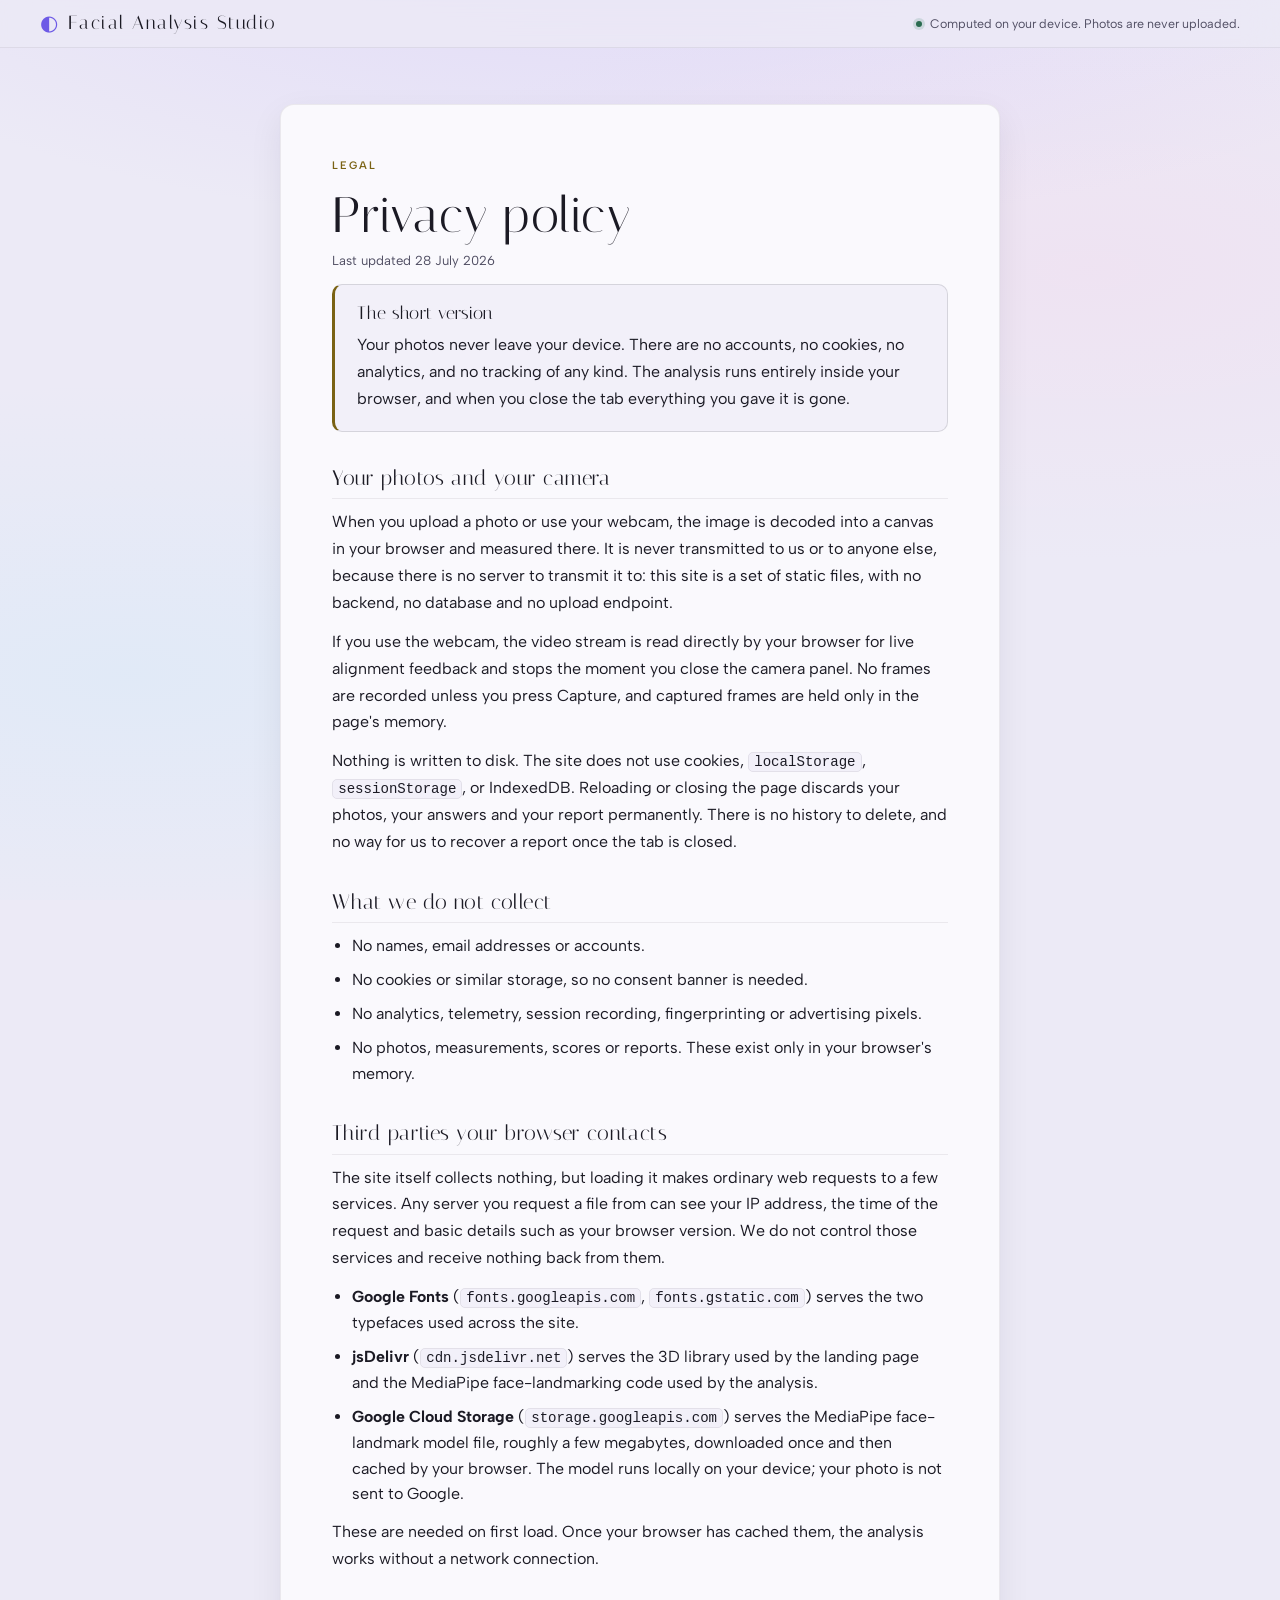
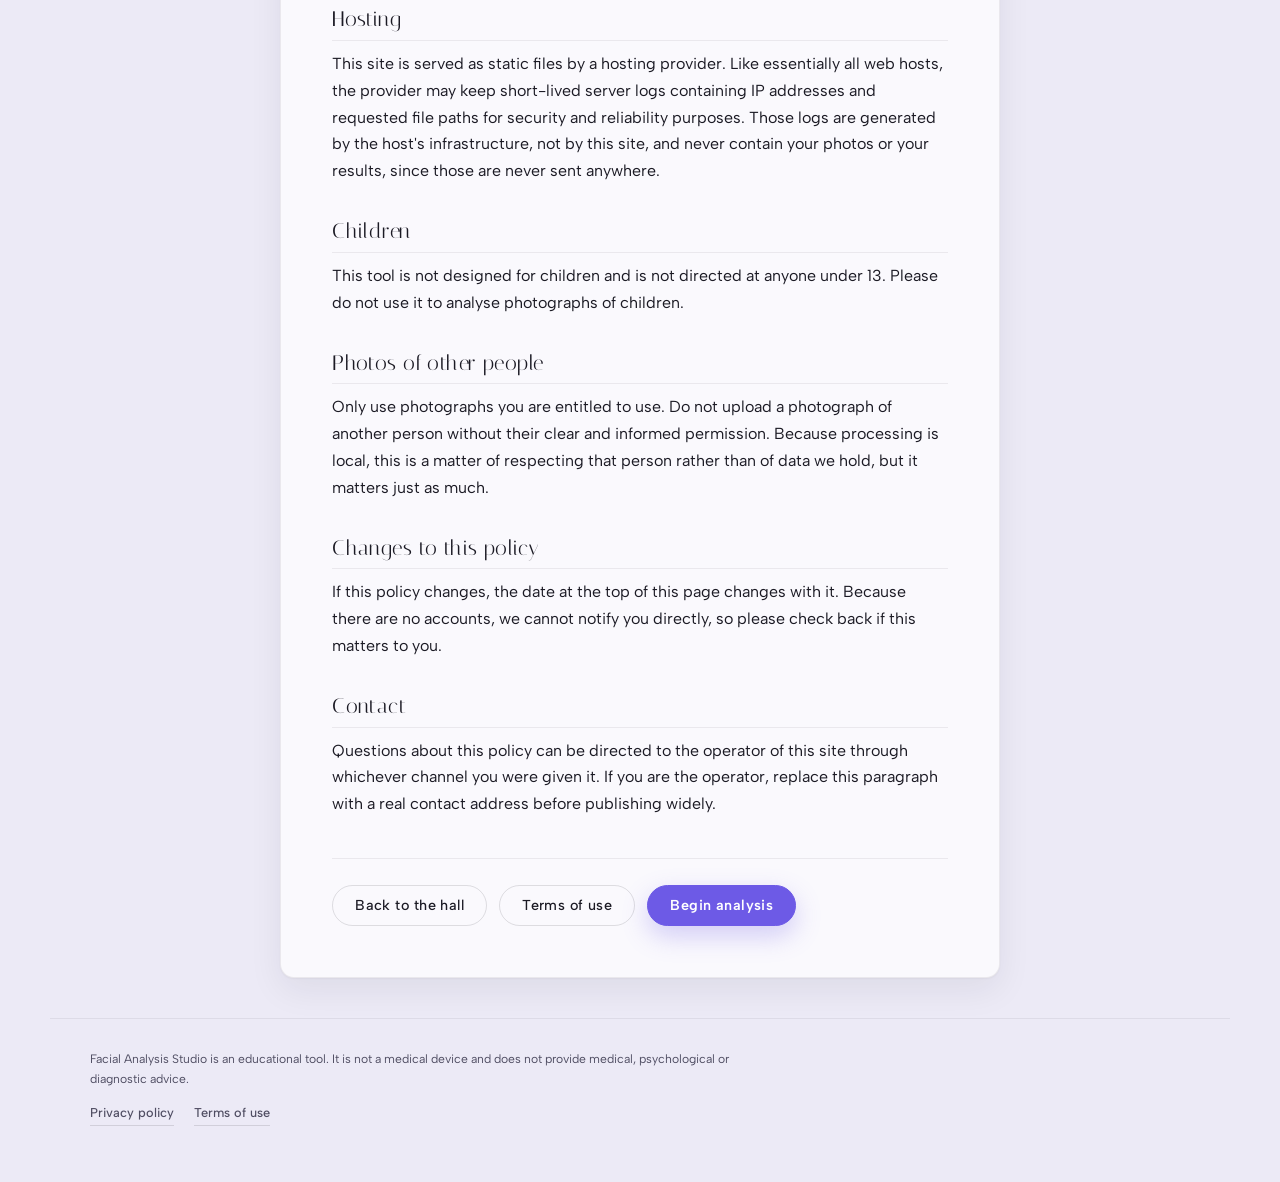
<file: privacy.html>
<!doctype html>
<html lang="en">
<head>
  <meta charset="utf-8" />
  <meta name="viewport" content="width=device-width, initial-scale=1" />
  <title>Privacy policy — Facial Analysis Studio</title>
  <meta name="description" content="How Facial Analysis Studio handles your photos: it doesn't. Everything is computed in your browser and nothing is uploaded." />
  <link rel="icon" href="data:image/svg+xml,<svg xmlns='http://www.w3.org/2000/svg' viewBox='0 0 100 100'><text y='.9em' font-size='90'>◐</text></svg>" />
  <link rel="preconnect" href="https://fonts.googleapis.com" />
  <link rel="preconnect" href="https://fonts.gstatic.com" crossorigin />
  <link href="https://fonts.googleapis.com/css2?family=Italiana&family=Albert+Sans:wght@400;500;600;700&display=swap" rel="stylesheet" />
  <link rel="stylesheet" href="styles.css?v=4" />
</head>
<body>
  <header class="topbar">
    <a class="wordmark" href="index.html" title="Back to the hall">
      <span class="mark">◐</span>
      <h1>Facial Analysis Studio</h1>
    </a>
    <p class="privacy"><span class="dot"></span> Computed on your device. Photos are never uploaded.</p>
  </header>

  <main>
    <article class="legal">
      <p class="legal-eyebrow">Legal</p>
      <h2>Privacy policy</h2>
      <p class="legal-date">Last updated 28 July 2026</p>

      <div class="legal-summary">
        <h3>The short version</h3>
        <p>Your photos never leave your device. There are no accounts, no cookies, no analytics,
        and no tracking of any kind. The analysis runs entirely inside your browser, and when you
        close the tab everything you gave it is gone.</p>
      </div>

      <h3>Your photos and your camera</h3>
      <p>When you upload a photo or use your webcam, the image is decoded into a canvas in your
      browser and measured there. It is never transmitted to us or to anyone else, because there
      is no server to transmit it to: this site is a set of static files, with no backend, no
      database and no upload endpoint.</p>
      <p>If you use the webcam, the video stream is read directly by your browser for live
      alignment feedback and stops the moment you close the camera panel. No frames are recorded
      unless you press Capture, and captured frames are held only in the page's memory.</p>
      <p>Nothing is written to disk. The site does not use cookies, <code>localStorage</code>,
      <code>sessionStorage</code>, or IndexedDB. Reloading or closing the page discards your
      photos, your answers and your report permanently. There is no history to delete, and no way
      for us to recover a report once the tab is closed.</p>

      <h3>What we do not collect</h3>
      <ul>
        <li>No names, email addresses or accounts.</li>
        <li>No cookies or similar storage, so no consent banner is needed.</li>
        <li>No analytics, telemetry, session recording, fingerprinting or advertising pixels.</li>
        <li>No photos, measurements, scores or reports. These exist only in your browser's memory.</li>
      </ul>

      <h3>Third parties your browser contacts</h3>
      <p>The site itself collects nothing, but loading it makes ordinary web requests to a few
      services. Any server you request a file from can see your IP address, the time of the
      request and basic details such as your browser version. We do not control those services
      and receive nothing back from them.</p>
      <ul>
        <li><strong>Google Fonts</strong> (<code>fonts.googleapis.com</code>,
        <code>fonts.gstatic.com</code>) serves the two typefaces used across the site.</li>
        <li><strong>jsDelivr</strong> (<code>cdn.jsdelivr.net</code>) serves the 3D library used
        by the landing page and the MediaPipe face-landmarking code used by the analysis.</li>
        <li><strong>Google Cloud Storage</strong> (<code>storage.googleapis.com</code>) serves the
        MediaPipe face-landmark model file, roughly a few megabytes, downloaded once and then
        cached by your browser. The model runs locally on your device; your photo is not sent to
        Google.</li>
      </ul>
      <p>These are needed on first load. Once your browser has cached them, the analysis works
      without a network connection.</p>

      <h3>Hosting</h3>
      <p>This site is served as static files by a hosting provider. Like essentially all web
      hosts, the provider may keep short-lived server logs containing IP addresses and requested
      file paths for security and reliability purposes. Those logs are generated by the host's
      infrastructure, not by this site, and never contain your photos or your results, since those
      are never sent anywhere.</p>

      <h3>Children</h3>
      <p>This tool is not designed for children and is not directed at anyone under 13. Please do
      not use it to analyse photographs of children.</p>

      <h3>Photos of other people</h3>
      <p>Only use photographs you are entitled to use. Do not upload a photograph of another
      person without their clear and informed permission. Because processing is local, this is a
      matter of respecting that person rather than of data we hold, but it matters just as much.</p>

      <h3>Changes to this policy</h3>
      <p>If this policy changes, the date at the top of this page changes with it. Because there
      are no accounts, we cannot notify you directly, so please check back if this matters to you.</p>

      <h3>Contact</h3>
      <p>Questions about this policy can be directed to the operator of this site through whichever
      channel you were given it. If you are the operator, replace this paragraph with a real
      contact address before publishing widely.</p>

      <nav class="legal-nav">
        <a class="btn ghost" href="index.html">Back to the hall</a>
        <a class="btn ghost" href="terms.html">Terms of use</a>
        <a class="btn primary" href="analyze.html">Begin analysis</a>
      </nav>
    </article>
  </main>

  <footer>
    <p class="disclaimer">
      Facial Analysis Studio is an educational tool. It is not a medical device and does not
      provide medical, psychological or diagnostic advice.
    </p>
    <p class="footer-links">
      <a href="privacy.html">Privacy policy</a>
      <a href="terms.html">Terms of use</a>
    </p>
  </footer>
</body>
</html>
</file>
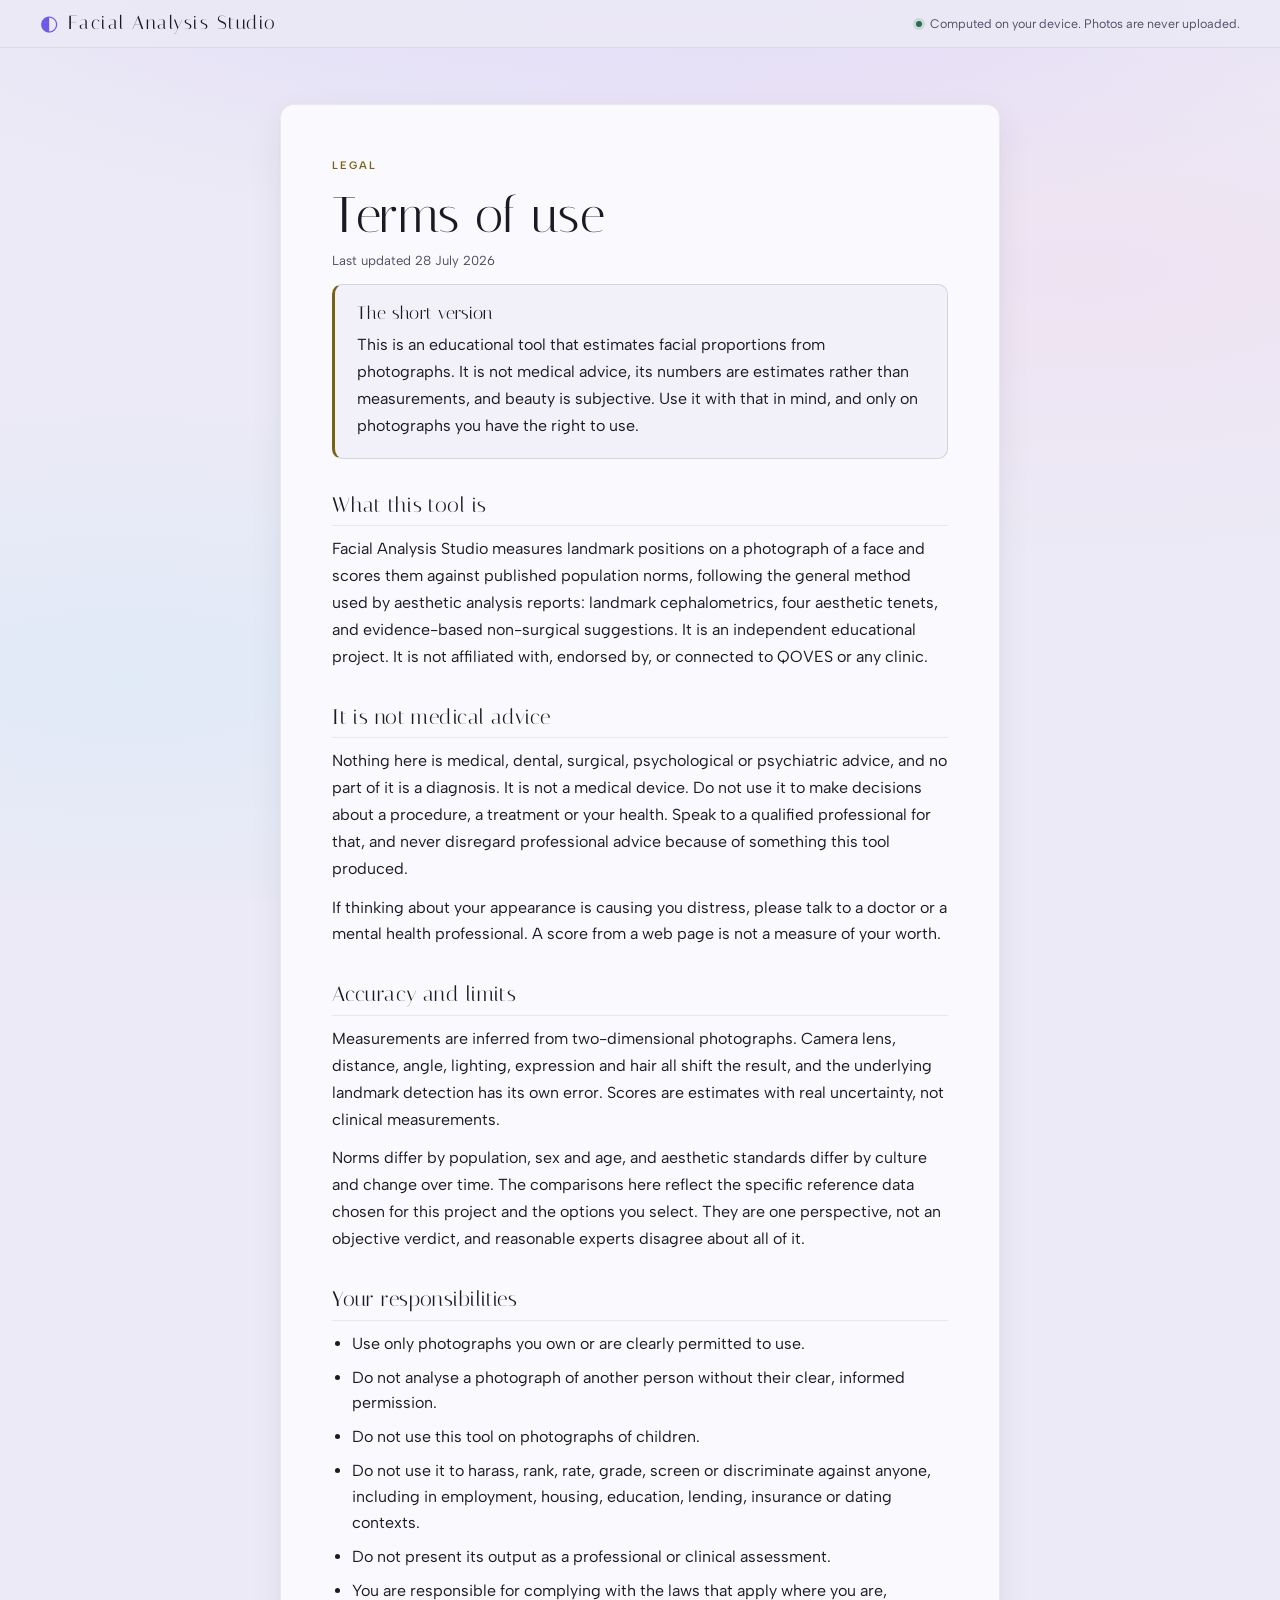
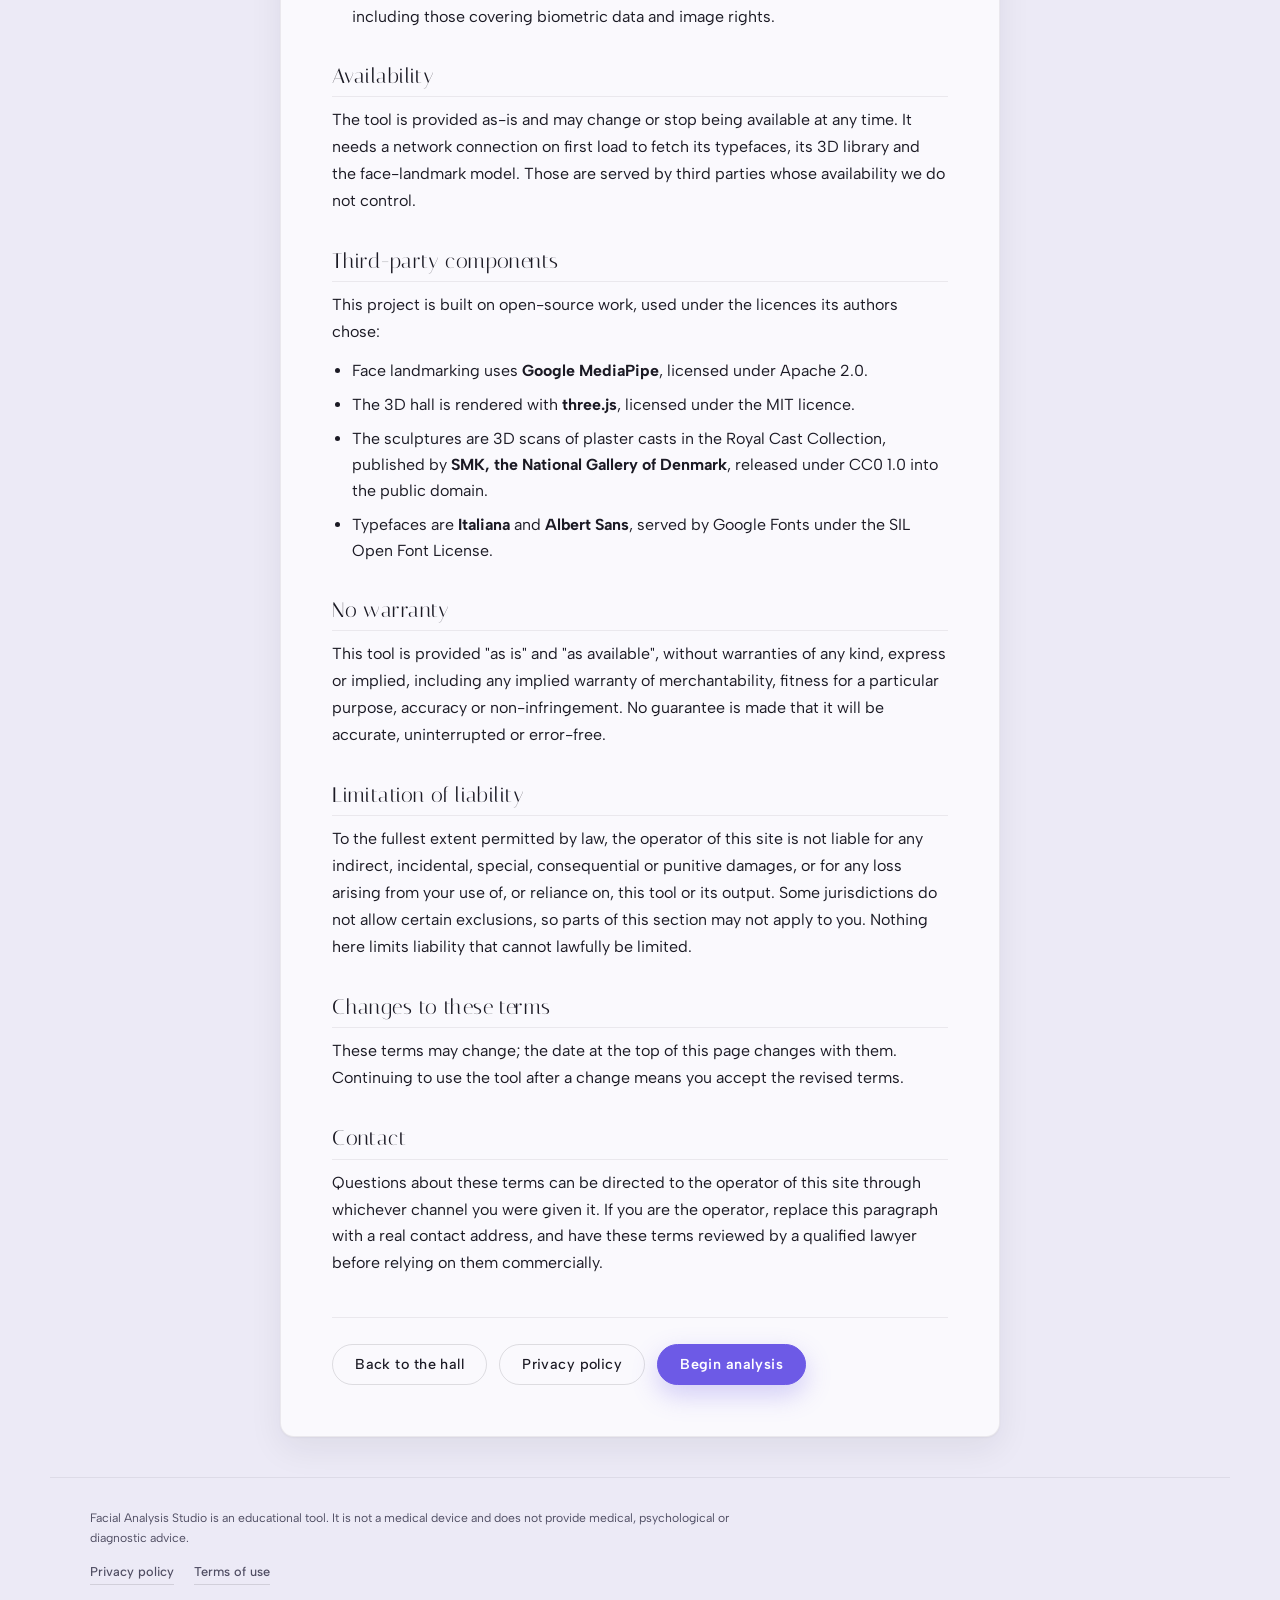
<file: terms.html>
<!doctype html>
<html lang="en">
<head>
  <meta charset="utf-8" />
  <meta name="viewport" content="width=device-width, initial-scale=1" />
  <title>Terms of use — Facial Analysis Studio</title>
  <meta name="description" content="The terms that apply when you use Facial Analysis Studio: an educational tool, not medical advice." />
  <link rel="icon" href="data:image/svg+xml,<svg xmlns='http://www.w3.org/2000/svg' viewBox='0 0 100 100'><text y='.9em' font-size='90'>◐</text></svg>" />
  <link rel="preconnect" href="https://fonts.googleapis.com" />
  <link rel="preconnect" href="https://fonts.gstatic.com" crossorigin />
  <link href="https://fonts.googleapis.com/css2?family=Italiana&family=Albert+Sans:wght@400;500;600;700&display=swap" rel="stylesheet" />
  <link rel="stylesheet" href="styles.css?v=4" />
</head>
<body>
  <header class="topbar">
    <a class="wordmark" href="index.html" title="Back to the hall">
      <span class="mark">◐</span>
      <h1>Facial Analysis Studio</h1>
    </a>
    <p class="privacy"><span class="dot"></span> Computed on your device. Photos are never uploaded.</p>
  </header>

  <main>
    <article class="legal">
      <p class="legal-eyebrow">Legal</p>
      <h2>Terms of use</h2>
      <p class="legal-date">Last updated 28 July 2026</p>

      <div class="legal-summary">
        <h3>The short version</h3>
        <p>This is an educational tool that estimates facial proportions from photographs. It is
        not medical advice, its numbers are estimates rather than measurements, and beauty is
        subjective. Use it with that in mind, and only on photographs you have the right to use.</p>
      </div>

      <h3>What this tool is</h3>
      <p>Facial Analysis Studio measures landmark positions on a photograph of a face and scores
      them against published population norms, following the general method used by aesthetic
      analysis reports: landmark cephalometrics, four aesthetic tenets, and evidence-based
      non-surgical suggestions. It is an independent educational project. It is not affiliated
      with, endorsed by, or connected to QOVES or any clinic.</p>

      <h3>It is not medical advice</h3>
      <p>Nothing here is medical, dental, surgical, psychological or psychiatric advice, and no
      part of it is a diagnosis. It is not a medical device. Do not use it to make decisions about
      a procedure, a treatment or your health. Speak to a qualified professional for that, and
      never disregard professional advice because of something this tool produced.</p>
      <p>If thinking about your appearance is causing you distress, please talk to a doctor or a
      mental health professional. A score from a web page is not a measure of your worth.</p>

      <h3>Accuracy and limits</h3>
      <p>Measurements are inferred from two-dimensional photographs. Camera lens, distance, angle,
      lighting, expression and hair all shift the result, and the underlying landmark detection has
      its own error. Scores are estimates with real uncertainty, not clinical measurements.</p>
      <p>Norms differ by population, sex and age, and aesthetic standards differ by culture and
      change over time. The comparisons here reflect the specific reference data chosen for this
      project and the options you select. They are one perspective, not an objective verdict, and
      reasonable experts disagree about all of it.</p>

      <h3>Your responsibilities</h3>
      <ul>
        <li>Use only photographs you own or are clearly permitted to use.</li>
        <li>Do not analyse a photograph of another person without their clear, informed permission.</li>
        <li>Do not use this tool on photographs of children.</li>
        <li>Do not use it to harass, rank, rate, grade, screen or discriminate against anyone,
        including in employment, housing, education, lending, insurance or dating contexts.</li>
        <li>Do not present its output as a professional or clinical assessment.</li>
        <li>You are responsible for complying with the laws that apply where you are, including
        those covering biometric data and image rights.</li>
      </ul>

      <h3>Availability</h3>
      <p>The tool is provided as-is and may change or stop being available at any time. It needs a
      network connection on first load to fetch its typefaces, its 3D library and the face-landmark
      model. Those are served by third parties whose availability we do not control.</p>

      <h3>Third-party components</h3>
      <p>This project is built on open-source work, used under the licences its authors chose:</p>
      <ul>
        <li>Face landmarking uses <strong>Google MediaPipe</strong>, licensed under Apache 2.0.</li>
        <li>The 3D hall is rendered with <strong>three.js</strong>, licensed under the MIT licence.</li>
        <li>The sculptures are 3D scans of plaster casts in the Royal Cast Collection, published by
        <strong>SMK, the National Gallery of Denmark</strong>, released under CC0 1.0 into the
        public domain.</li>
        <li>Typefaces are <strong>Italiana</strong> and <strong>Albert Sans</strong>, served by
        Google Fonts under the SIL Open Font License.</li>
      </ul>

      <h3>No warranty</h3>
      <p>This tool is provided "as is" and "as available", without warranties of any kind, express
      or implied, including any implied warranty of merchantability, fitness for a particular
      purpose, accuracy or non-infringement. No guarantee is made that it will be accurate,
      uninterrupted or error-free.</p>

      <h3>Limitation of liability</h3>
      <p>To the fullest extent permitted by law, the operator of this site is not liable for any
      indirect, incidental, special, consequential or punitive damages, or for any loss arising
      from your use of, or reliance on, this tool or its output. Some jurisdictions do not allow
      certain exclusions, so parts of this section may not apply to you. Nothing here limits
      liability that cannot lawfully be limited.</p>

      <h3>Changes to these terms</h3>
      <p>These terms may change; the date at the top of this page changes with them. Continuing to
      use the tool after a change means you accept the revised terms.</p>

      <h3>Contact</h3>
      <p>Questions about these terms can be directed to the operator of this site through whichever
      channel you were given it. If you are the operator, replace this paragraph with a real
      contact address, and have these terms reviewed by a qualified lawyer before relying on them
      commercially.</p>

      <nav class="legal-nav">
        <a class="btn ghost" href="index.html">Back to the hall</a>
        <a class="btn ghost" href="privacy.html">Privacy policy</a>
        <a class="btn primary" href="analyze.html">Begin analysis</a>
      </nav>
    </article>
  </main>

  <footer>
    <p class="disclaimer">
      Facial Analysis Studio is an educational tool. It is not a medical device and does not
      provide medical, psychological or diagnostic advice.
    </p>
    <p class="footer-links">
      <a href="privacy.html">Privacy policy</a>
      <a href="terms.html">Terms of use</a>
    </p>
  </footer>
</body>
</html>
</file>
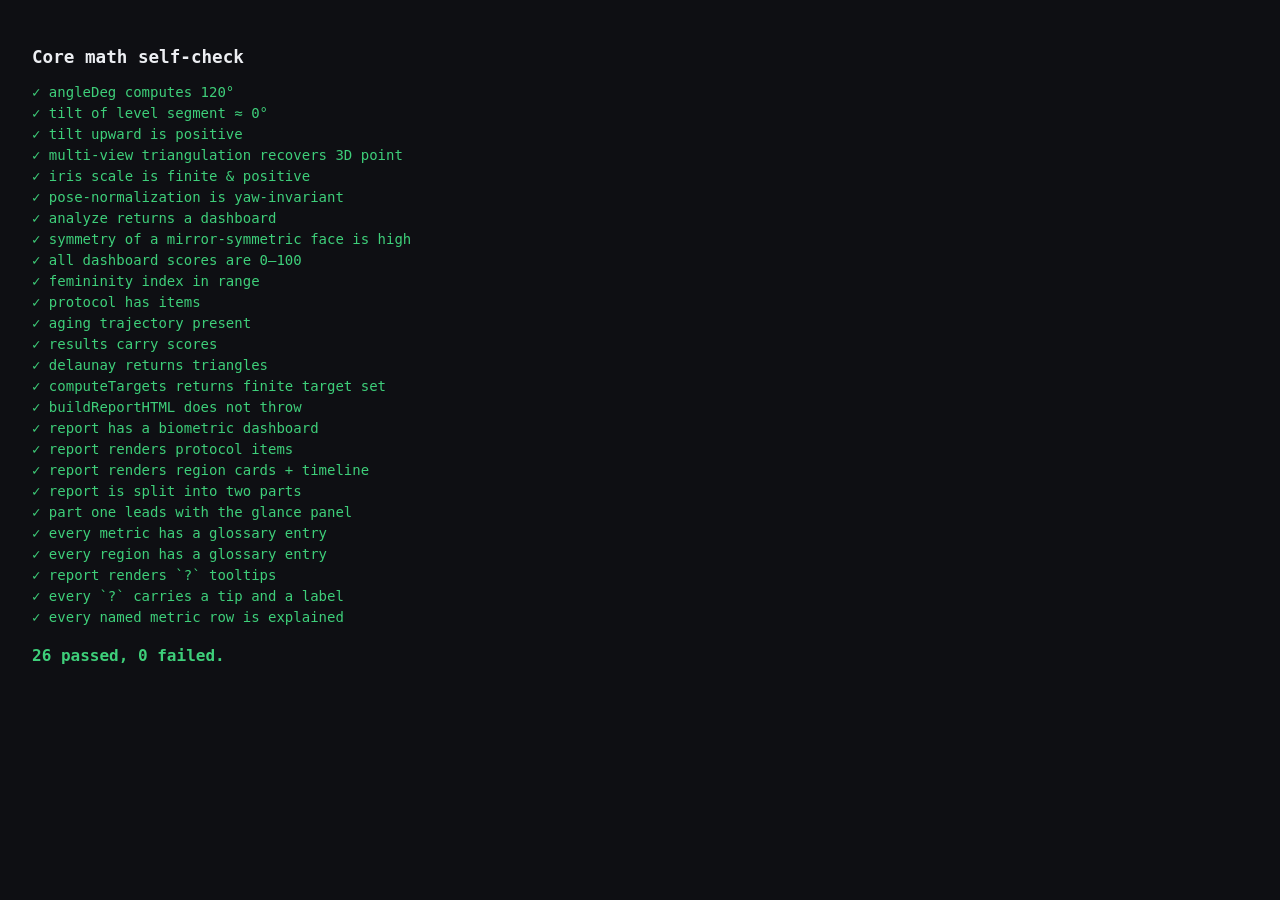
<file: test.html>
<!doctype html>
<html lang="en">
<head>
  <meta charset="utf-8" />
  <title>Self-check — Facial Analysis Studio</title>
  <style>
    body { font: 14px/1.5 ui-monospace, Menlo, monospace; padding: 24px; background: #0e0f13; color: #eceef2; }
    .pass { color: #3ecf7a; } .fail { color: #ff5a5f; font-weight: 700; }
    h1 { font-size: 1.1rem; } .sum { margin: 16px 0; font-size: 1rem; }
  </style>
</head>
<body>
  <h1>Core math self-check</h1>
  <div id="out"></div>
  <div class="sum" id="sum"></div>

  <script type="module">
    import * as G from "./geometry3d.js";
    import { IDX } from "./landmarks.js";
    import { analyze, METRICS } from "./analysis.js";
    import { delaunay, computeTargets } from "./morph.js";
    import { buildReportHTML, GLOSS } from "./render.js";

    const out = document.getElementById("out");
    let pass = 0, fail = 0;
    function assert(name, cond, detail = "") {
      const ok = !!cond; ok ? pass++ : fail++;
      out.insertAdjacentHTML("beforeend",
        `<div class="${ok ? "pass" : "fail"}">${ok ? "✓" : "✗"} ${name}${ok ? "" : "  — " + detail}</div>`);
    }
    const close = (a, b, tol = 1e-2) => Math.abs(a - b) <= tol;

    // 1. angle + tilt
    const A = { x: 1, y: 0 }, B = { x: 0, y: 0 }, C = { x: Math.cos(Math.PI * 2 / 3), y: Math.sin(Math.PI * 2 / 3) };
    assert("angleDeg computes 120°", close(G.angleDeg(A, B, C), 120, 1e-3), G.angleDeg(A, B, C));
    assert("tilt of level segment ≈ 0°", close(G.tiltToHorizontalDeg({ x: 0, y: 0 }, { x: 10, y: 0 }), 0, 1e-6));
    assert("tilt upward is positive", G.tiltToHorizontalDeg({ x: 0, y: 10 }, { x: 10, y: 0 }) > 0);

    // 2. triangulation round-trip
    function Ryaw(deg) { const r = deg * Math.PI / 180, c = Math.cos(r), s = Math.sin(r);
      return [c, 0, s, 0, 1, 0, -s, 0, c]; }
    const K = G.nominalK(640, 480);
    const cams = [
      { R: [1, 0, 0, 0, 1, 0, 0, 0, 1], t: [0, 0, 60] },
      { R: Ryaw(18), t: [0, 0, 60] },
      { R: Ryaw(-15), t: [0, 0, 62] },
    ].map(c => G.projectionMatrix(K, c.R, c.t));
    const Xtrue = { x: 4, y: -3, z: 6 };
    const proj = (P, X) => {
      const xh = P[0] * X.x + P[1] * X.y + P[2] * X.z + P[3];
      const yh = P[4] * X.x + P[5] * X.y + P[6] * X.z + P[7];
      const wh = P[8] * X.x + P[9] * X.y + P[10] * X.z + P[11];
      return { x: xh / wh, y: yh / wh };
    };
    const obs = cams.map(P => { const uv = proj(P, Xtrue); return { P, x: uv.x, y: uv.y }; });
    const Xrec = G.triangulatePoint(obs);
    const err = Math.hypot(Xrec.x - Xtrue.x, Xrec.y - Xtrue.y, Xrec.z - Xtrue.z);
    assert("multi-view triangulation recovers 3D point", err < 1e-2, "err=" + err.toFixed(5));

    // 3. synthetic symmetric face
    const F = Array.from({ length: 478 }, () => ({ x: 0, y: 0, z: 0 }));
    const set = (i, x, y, z = 0) => F[i] = { x, y, z };
    set(IDX.eyeROuter, -30, 0); set(IDX.eyeRInner, -10, 0);
    set(IDX.eyeLInner, 10, 0); set(IDX.eyeLOuter, 30, 0);
    set(IDX.eyeRTop, -20, -5); set(IDX.eyeRBottom, -20, 5);
    set(IDX.eyeLTop, 20, -5); set(IDX.eyeLBottom, 20, 5);
    set(IDX.irisRCenter, -20, 0); IDX.irisRRing.forEach((i, k) => set(i, -20 + 6 * Math.cos(k * Math.PI / 2), 6 * Math.sin(k * Math.PI / 2)));
    set(IDX.irisLCenter, 20, 0); IDX.irisLRing.forEach((i, k) => set(i, 20 + 6 * Math.cos(k * Math.PI / 2), 6 * Math.sin(k * Math.PI / 2)));
    set(IDX.glabella, 0, -10); set(IDX.foreheadTop, 0, -62); set(IDX.nasion, 0, -8, 5);
    set(IDX.noseTip, 0, 20, 20); set(IDX.subnasale, 0, 30, 10);
    set(IDX.alaR, -12, 28, 5); set(IDX.alaL, 12, 28, 5);
    set(IDX.lipTop, 0, 42, 8); set(IDX.lipInnerTop, 0, 45, 8); set(IDX.lipInnerBottom, 0, 49, 8); set(IDX.lipBottom, 0, 53, 8);
    set(IDX.mouthR, -22, 47, 3); set(IDX.mouthL, 22, 47, 3);
    set(IDX.browRApex, -20, -18, 2); set(IDX.browLApex, 20, -18, 2);
    set(IDX.zygoR, -55, 10, -10); set(IDX.zygoL, 55, 10, -10);
    set(IDX.cheekR, -45, 20, -5); set(IDX.cheekL, 45, 20, -5);
    set(IDX.gonionR, -45, 60, -15); set(IDX.gonionL, 45, 60, -15);
    set(IDX.menton, 0, 90, 5);

    // iris scale
    const iris = G.irisScale(F, IDX);
    assert("iris scale is finite & positive", iris && iris.mmPerPx > 0, JSON.stringify(iris));

    // pose-normalize invariance: rotate whole head by yaw, expect same local coords
    const { pts: norm0 } = G.poseNormalize(F, IDX);
    const yaw = 15 * Math.PI / 180, cy = Math.cos(yaw), sy = Math.sin(yaw);
    const Frot = F.map(p => ({ x: cy * p.x + sy * p.z, y: p.y, z: -sy * p.x + cy * p.z }));
    const { pts: norm1 } = G.poseNormalize(Frot, IDX);
    let maxd = 0;
    for (const i of [IDX.eyeROuter, IDX.noseTip, IDX.menton, IDX.mouthR]) {
      maxd = Math.max(maxd, Math.hypot(norm0[i].x - norm1[i].x, norm0[i].y - norm1[i].y, norm0[i].z - norm1[i].z));
    }
    assert("pose-normalization is yaw-invariant", maxd < 1.5, "maxΔ=" + maxd.toFixed(3));

    // analyze end-to-end
    const R = analyze({ F: norm0, P: null, mmPerPx: iris.mmPerPx, blendshapes: [],
      dims: { w: 300, h: 400 }, meta: { sex: "f", age: 27, ethnicity: "european", goal: "natural",
        lifestyle: {}, pose: { yaw: 0, pitch: 0, roll: 0 }, quality: { notes: [] }, scaleSource: "iris" } });
    assert("analyze returns a dashboard", R.dashboard && typeof R.dashboard.attractiveness === "number");
    assert("symmetry of a mirror-symmetric face is high", R.dashboard.symmetry >= 90, R.dashboard.symmetry);
    assert("all dashboard scores are 0–100", Object.values(R.dashboard).every(v => typeof v !== "number" || (v >= 0 && v <= 200)));
    assert("femininity index in range", R.dashboard.femininity >= 0 && R.dashboard.femininity <= 100, R.dashboard.femininity);
    assert("protocol has items", R.protocol.length > 0, R.protocol.length);
    assert("aging trajectory present", R.aging.items.length >= 3);
    assert("results carry scores", R.results.length > 5 && R.results.every(r => r.score >= 0 && r.score <= 100));

    // morph geometry
    const tris = delaunay(F.slice(0, 40).map((p, i) => ({ x: p.x + i, y: p.y + (i % 5) })));
    assert("delaunay returns triangles", tris.length > 0, tris.length);
    const targets = computeTargets(F);
    assert("computeTargets returns finite target set", targets.length === F.length && targets.every(t => isFinite(t.x) && isFinite(t.y)));

    // full report HTML builds without throwing and contains all sections
    let html = "", threw = false;
    try { html = buildReportHTML(R); } catch (e) { threw = true; html = e.message; }
    const div = document.createElement("div"); div.innerHTML = html;
    assert("buildReportHTML does not throw", !threw, html);
    assert("report has a biometric dashboard", div.querySelectorAll(".dial").length >= 6);
    assert("report renders protocol items", div.querySelectorAll(".proto-item").length > 0);
    assert("report renders region cards + timeline", div.querySelector(".timeline") && div.querySelectorAll(".card").length > 4);

    // two parts: the plain-English read, then the full detail
    assert("report is split into two parts", div.querySelectorAll(".part-head").length === 2,
      div.querySelectorAll(".part-head").length);
    assert("part one leads with the glance panel", !!div.querySelector(".glance .gs-num"));

    // Every measurement the report prints must have a plain-English definition.
    // A metric added to analysis.js without a GLOSS entry fails here rather than
    // shipping an unexplained term.
    const ungloss = R.results.map(r => r.key).filter(k => !GLOSS[k]);
    assert("every metric has a glossary entry", ungloss.length === 0, ungloss.join(", "));
    const unregion = [...new Set(R.results.map(r => r.region))].filter(k => !GLOSS["reg:" + k]);
    assert("every region has a glossary entry", unregion.length === 0, unregion.join(", "));

    // …and it must actually reach the page as a `?` the reader can open.
    const tips = [...div.querySelectorAll(".qm")];
    assert("report renders `?` tooltips", tips.length > 20, tips.length);
    assert("every `?` carries a tip and a label",
      tips.every(t => t.dataset.tip && t.getAttribute("aria-label")),
      tips.filter(t => !t.dataset.tip).length + " missing");
    assert("every named metric row is explained",
      [...div.querySelectorAll(".metric .mlabel")]
        .filter(m => !m.querySelector(".qm") && !/^(Score|Now →|Harmony score)/.test(m.textContent)).length === 0);

    document.getElementById("sum").innerHTML =
      `<b class="${fail ? "fail" : "pass"}">${pass} passed, ${fail} failed.</b>`;
    console.log(`Self-check: ${pass} passed, ${fail} failed.`);
  </script>
</body>
</html>
</file>
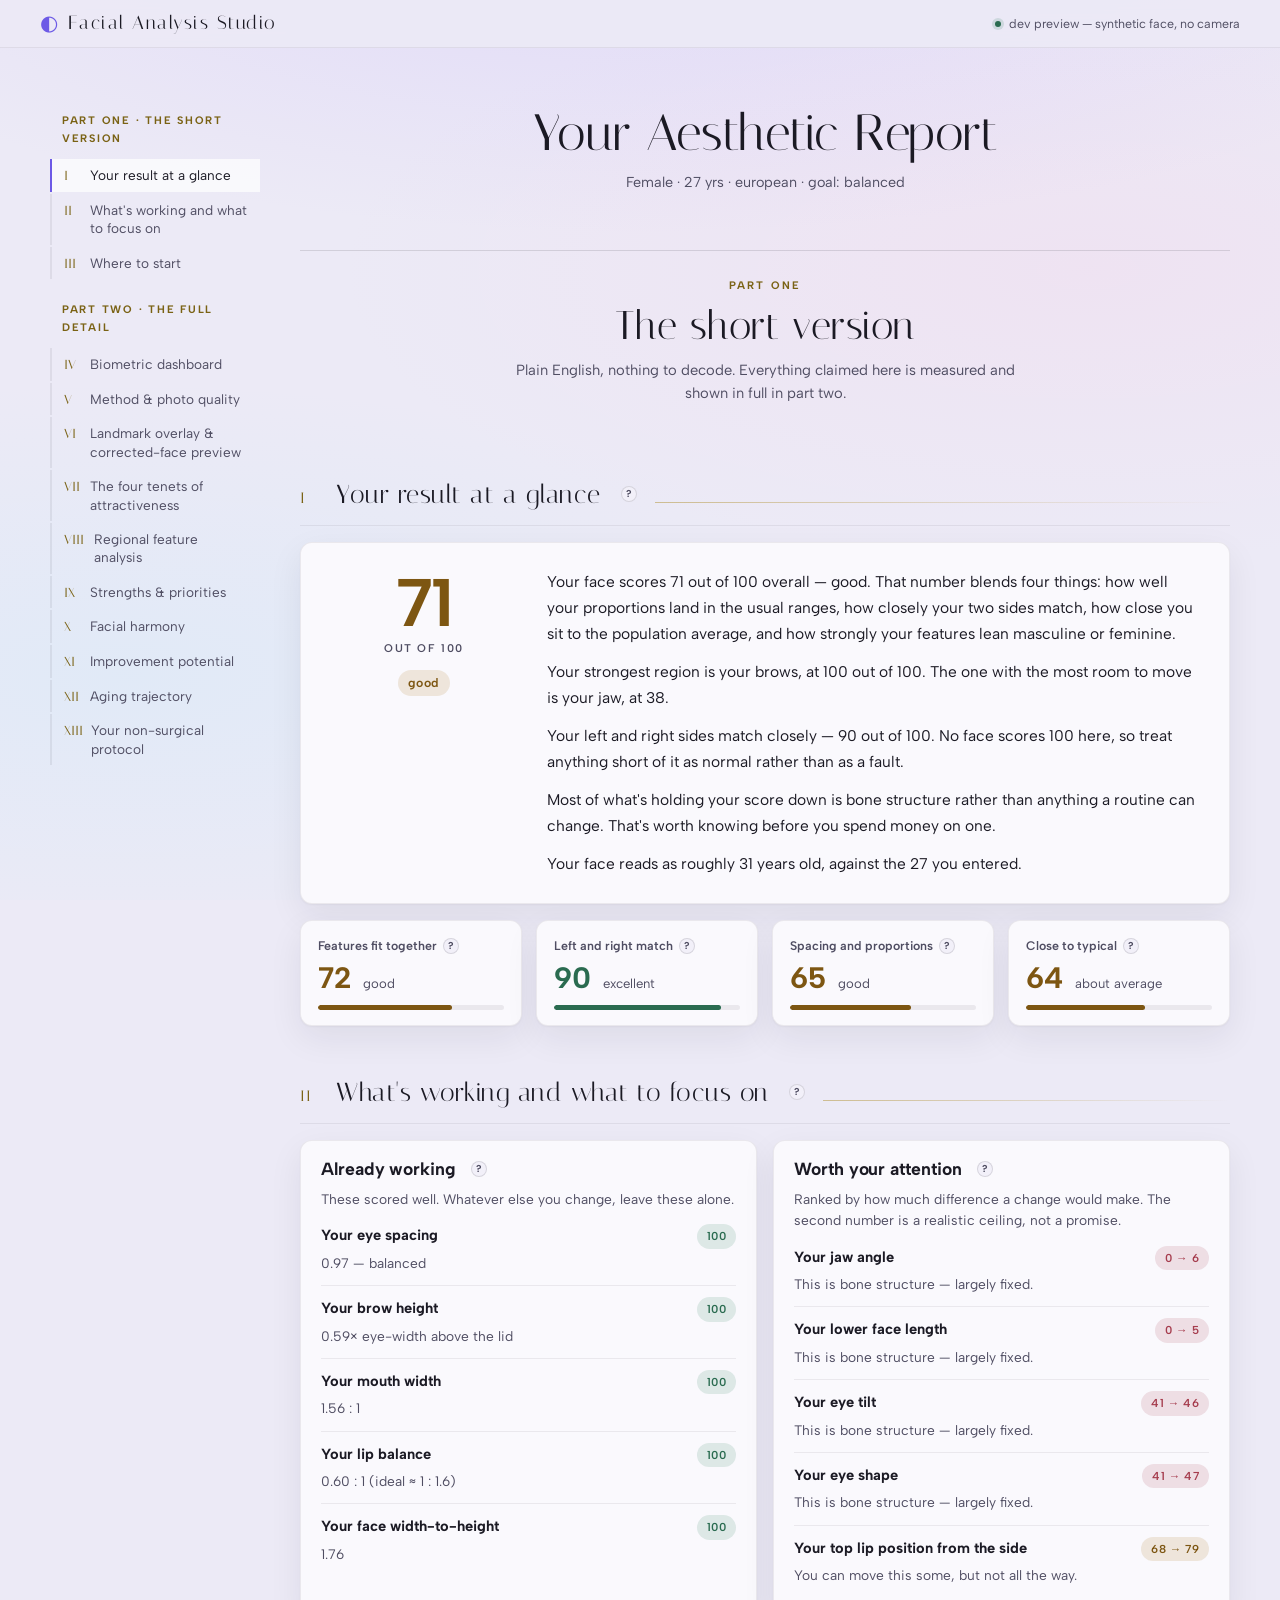
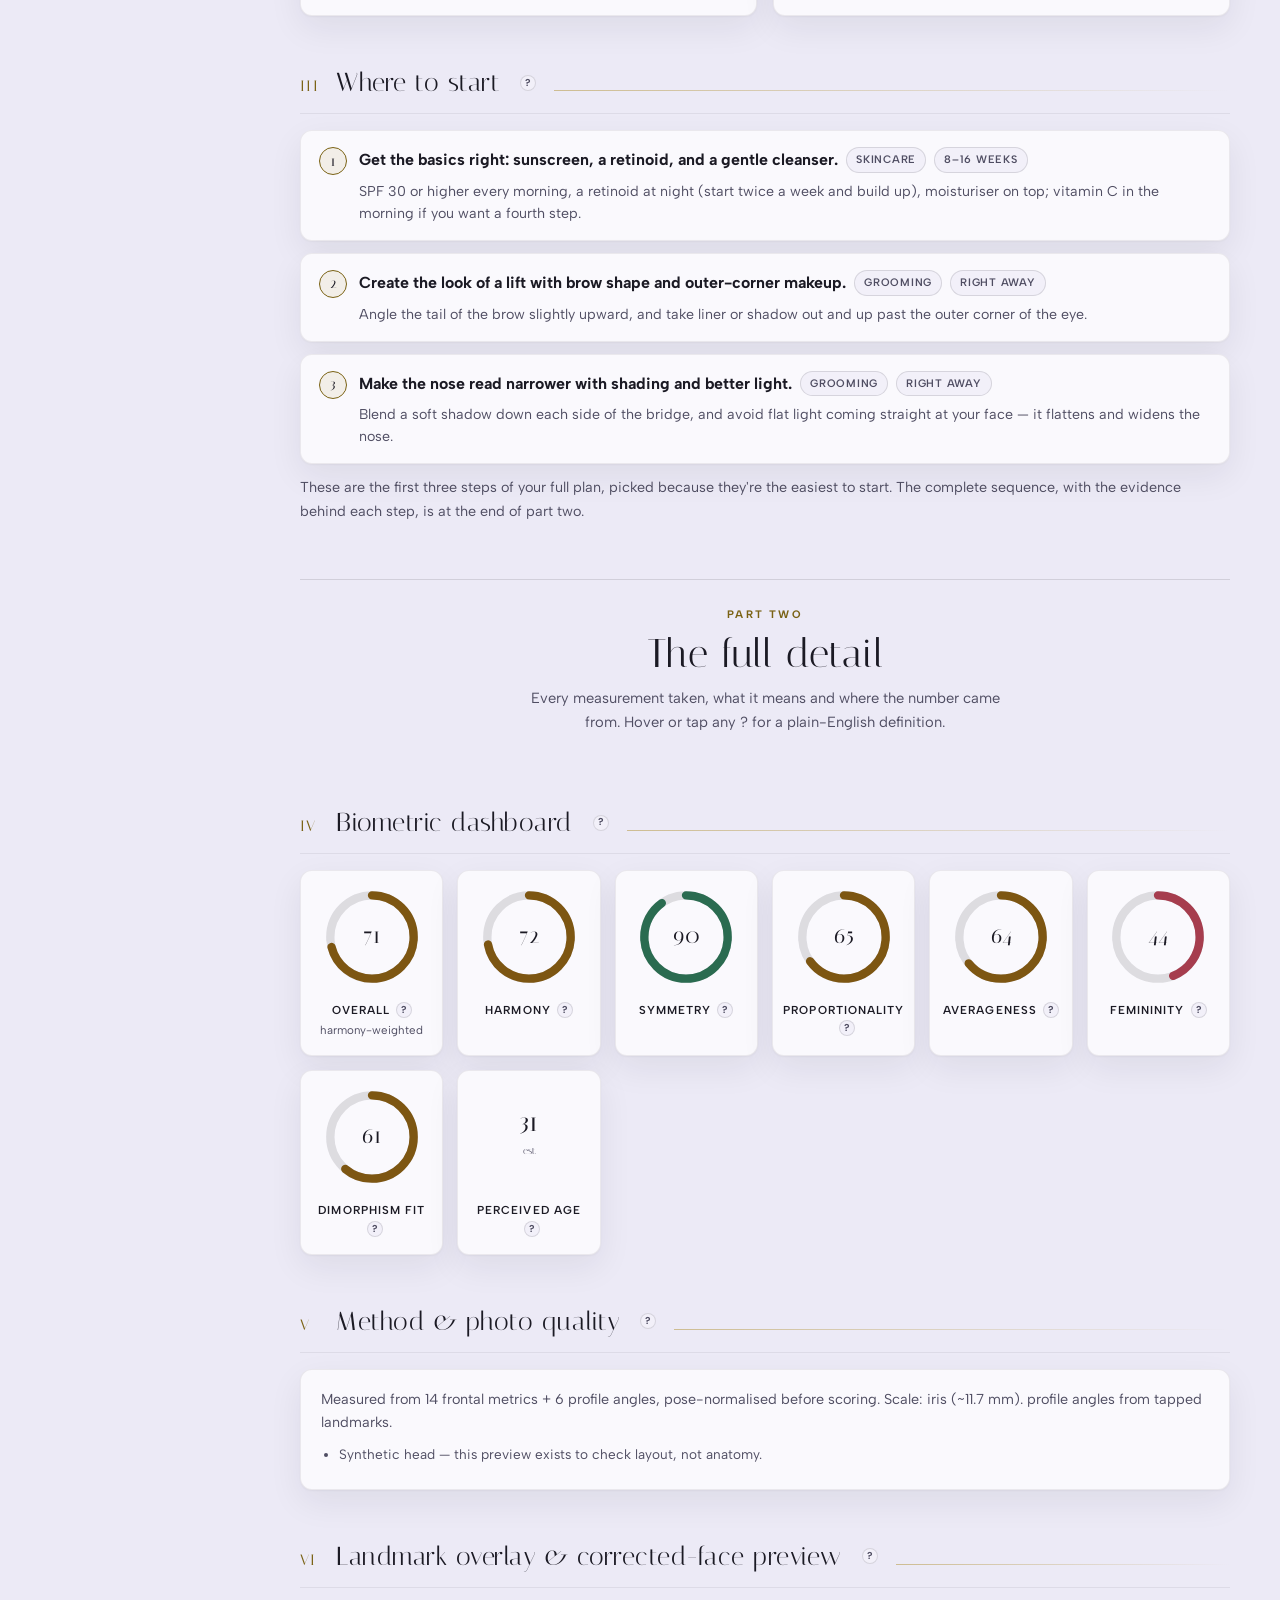
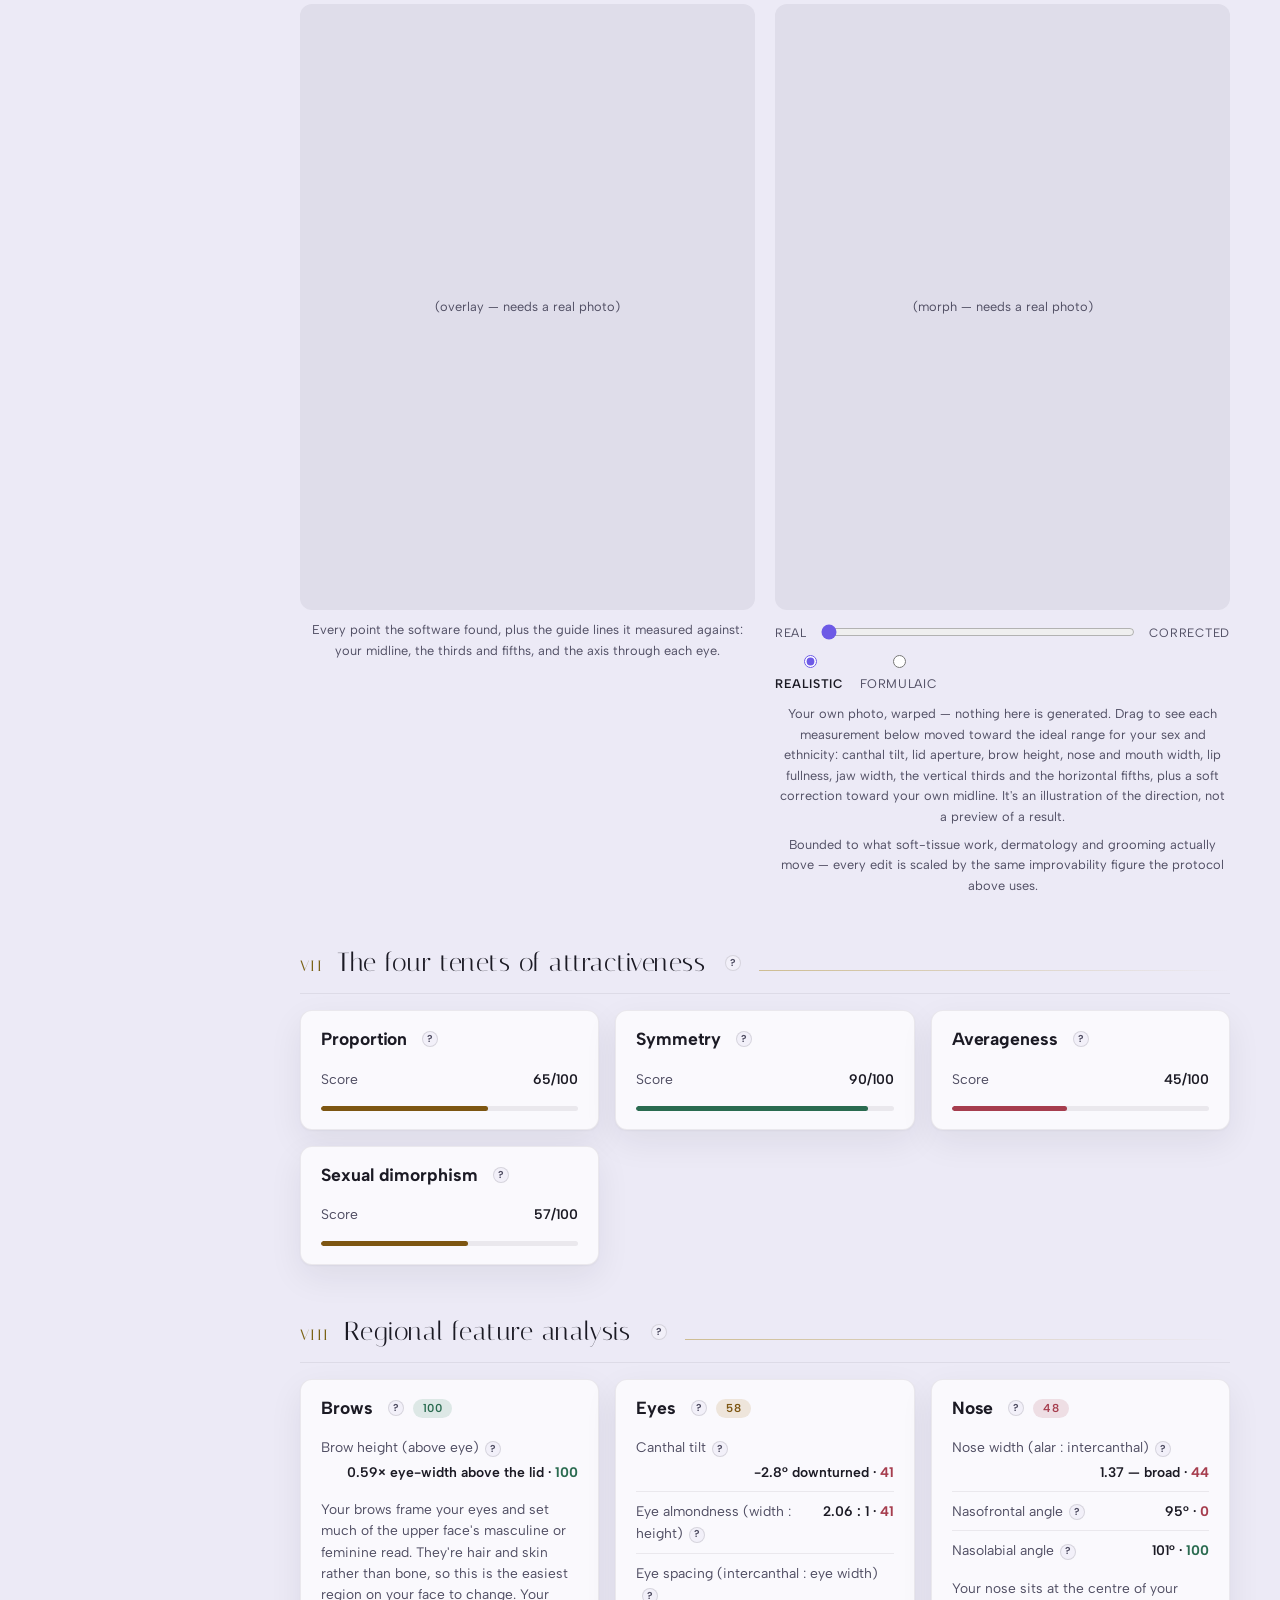
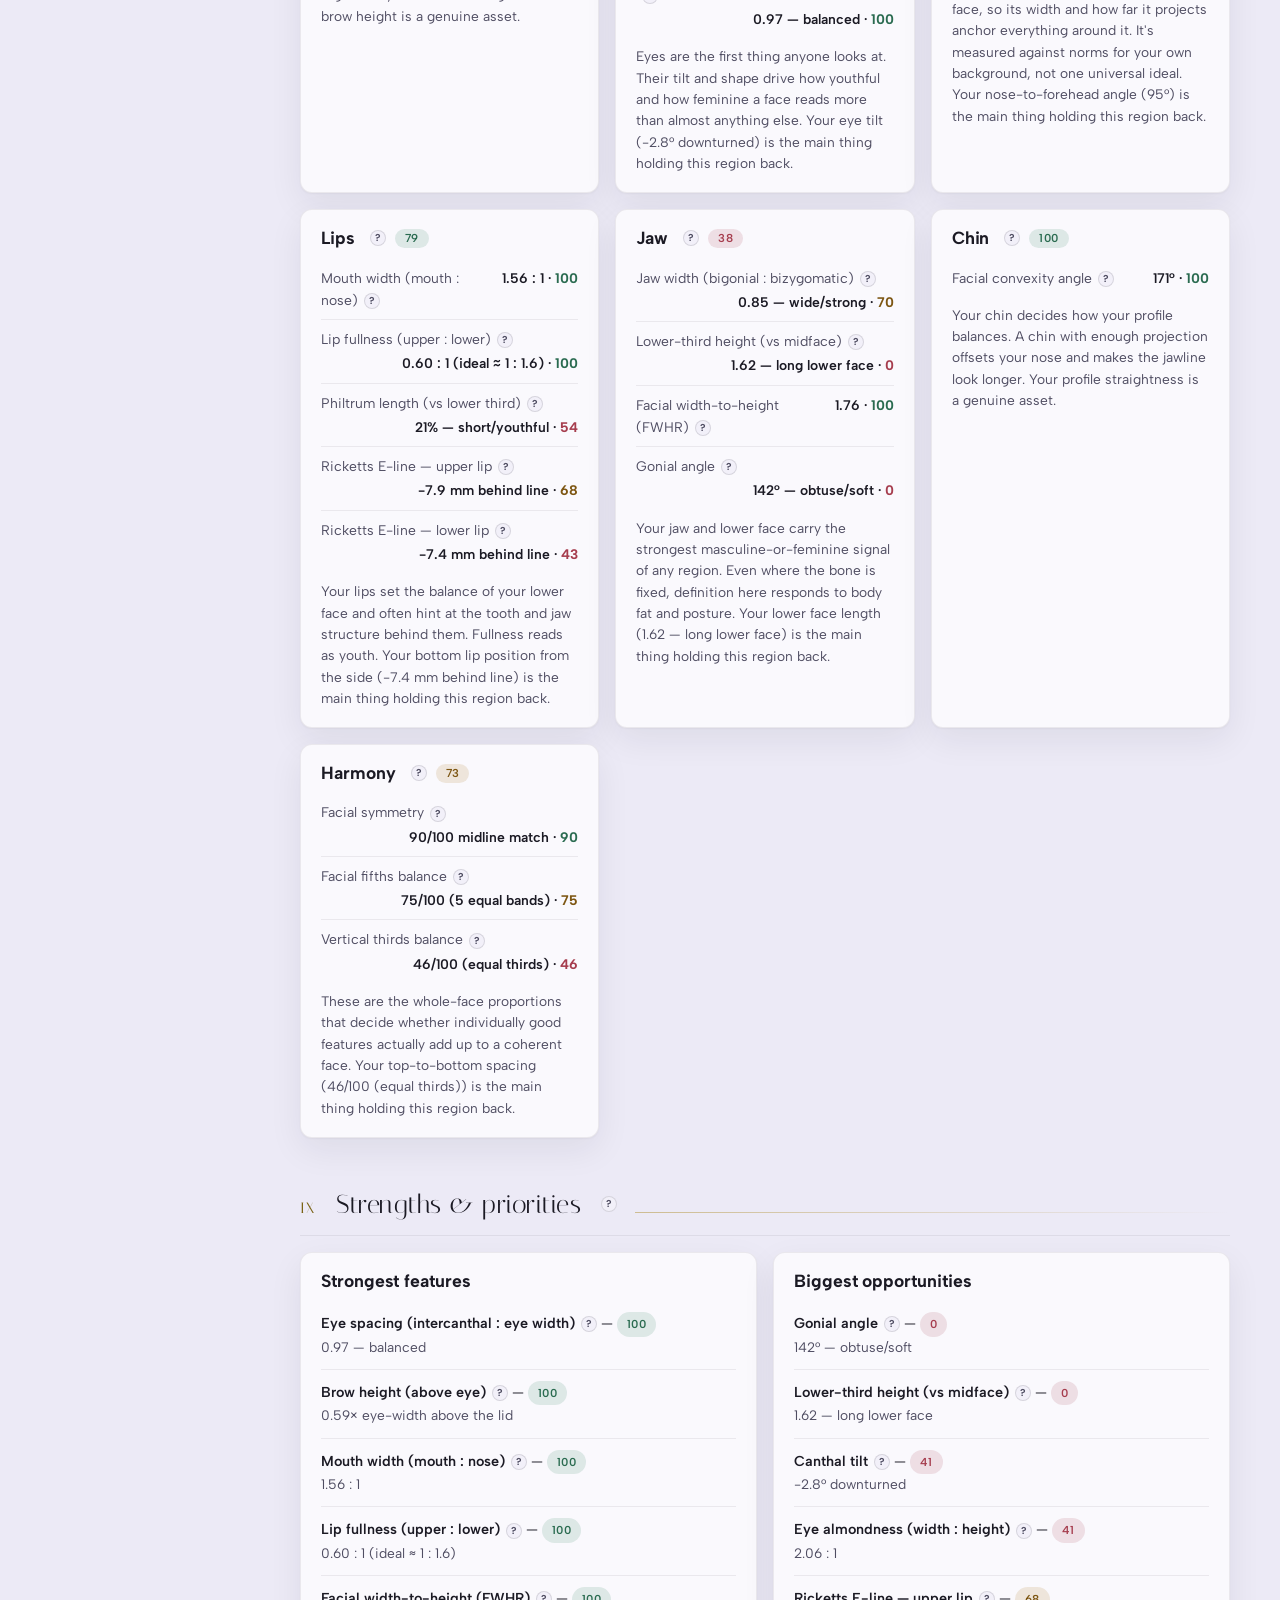
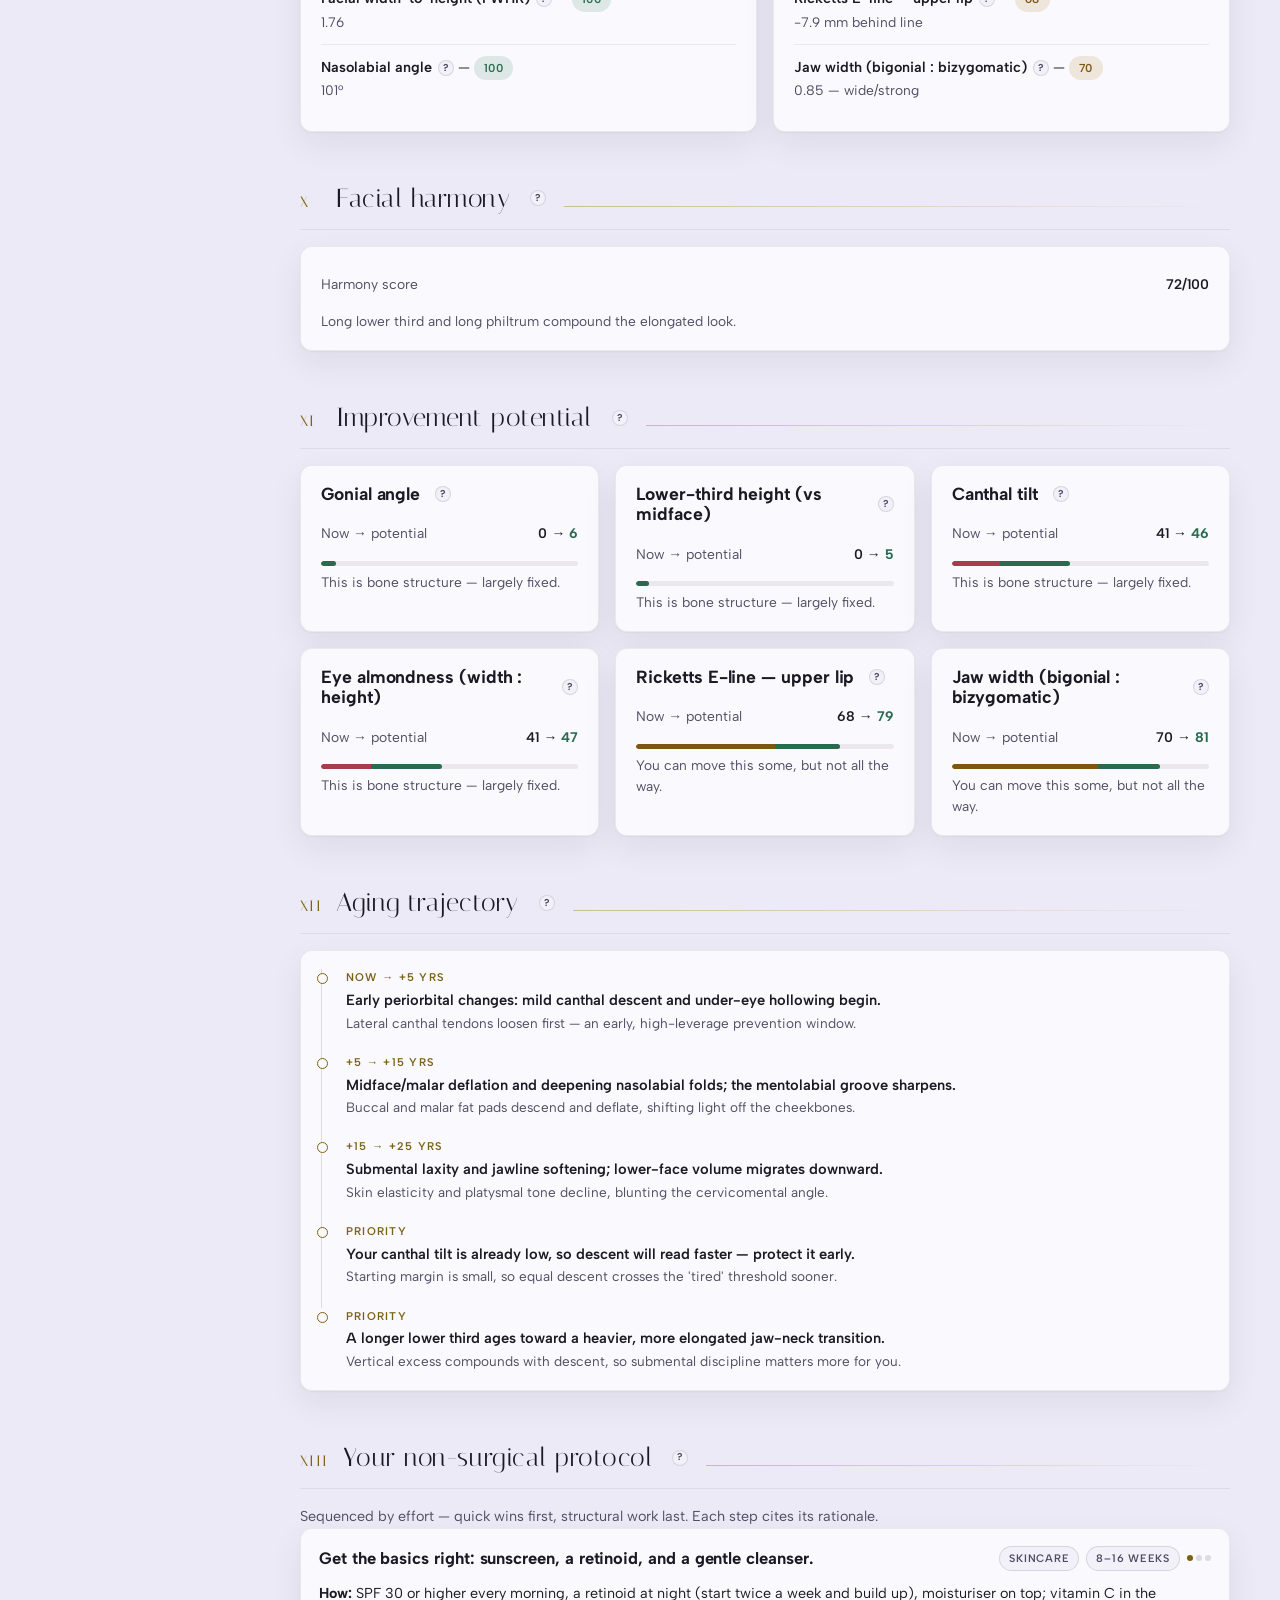
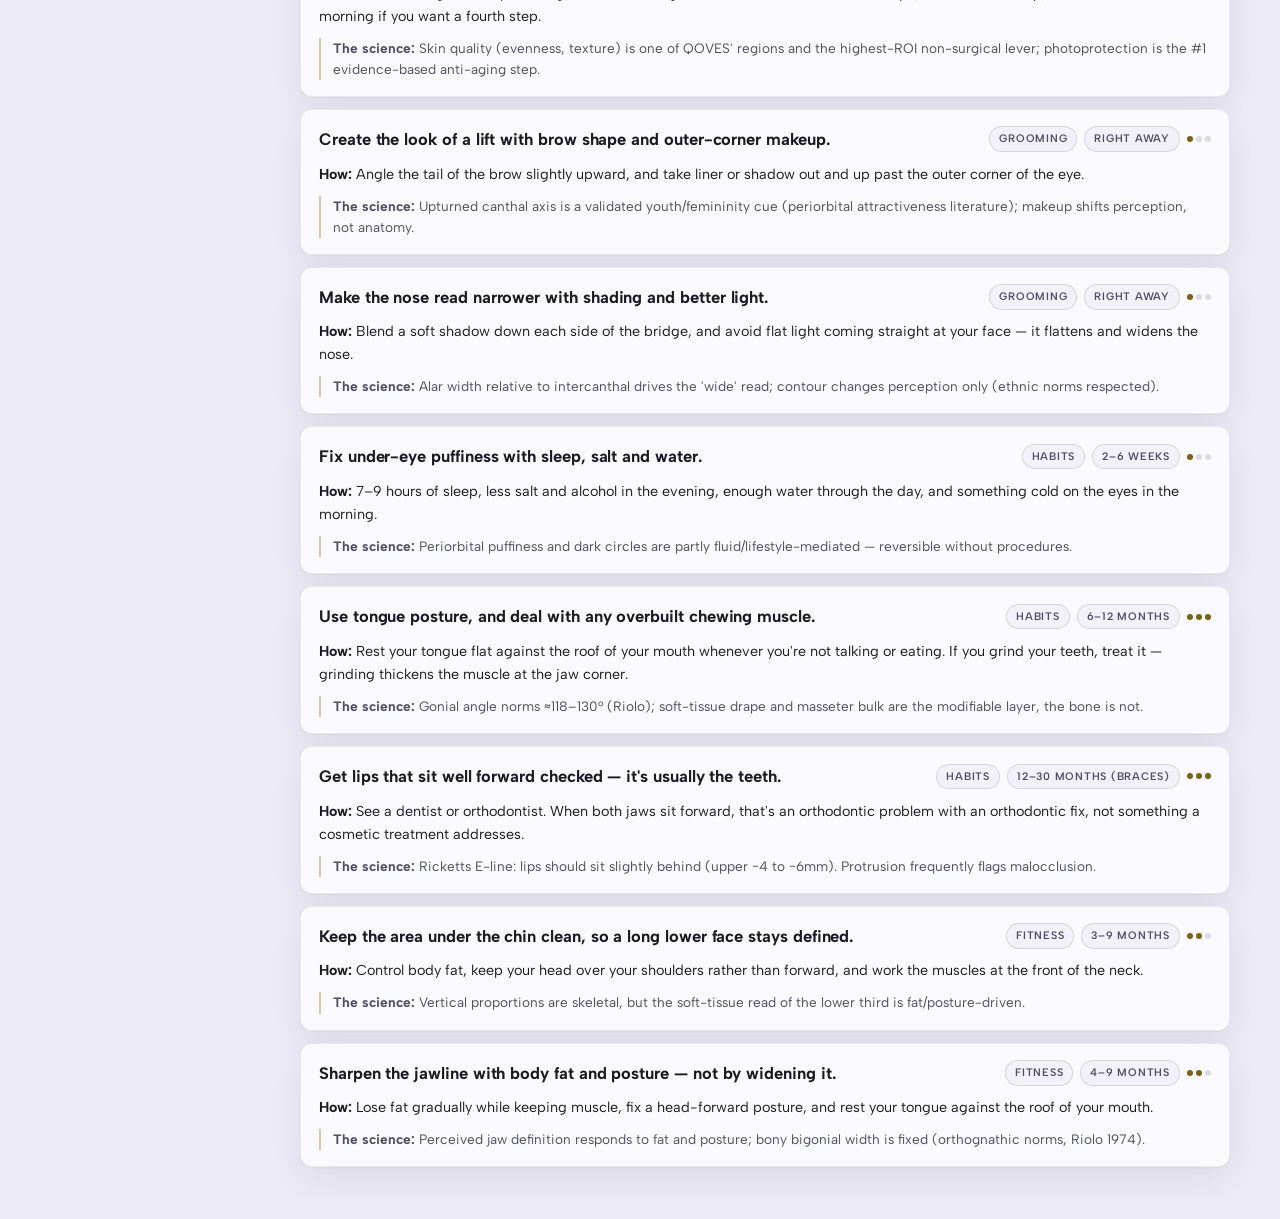
<file: dev/report-preview.html>
<!doctype html>
<html lang="en">
<head>
  <meta charset="utf-8" />
  <meta name="viewport" content="width=device-width, initial-scale=1" />
  <title>Report preview (dev) — Facial Analysis Studio</title>
  <!--
    Dev-only harness. The report is the hardest part of the site to look at,
    because reaching it normally needs a camera, a face and a working MediaPipe
    download. This builds the same report from a synthetic head — the one in
    test.html, deliberately knocked out of true so the scores span good, warn
    and bad — and renders it through the real styles.css and render.js.

    Not part of the site: /dev/* is 404'd in netlify.toml. Serve the repo root
    (preview_start "hall") and open /dev/report-preview.html.
  -->
  <link rel="preconnect" href="https://fonts.googleapis.com" />
  <link rel="preconnect" href="https://fonts.gstatic.com" crossorigin />
  <link href="https://fonts.googleapis.com/css2?family=Italiana&family=Albert+Sans:wght@400;500;600;700&display=swap" rel="stylesheet" />
  <link rel="stylesheet" href="../styles.css" />
</head>
<body>
  <div class="chrome">
    <header class="topbar">
      <a class="wordmark" href="../analyze.html"><span class="mark">◐</span><h1>Facial Analysis Studio</h1></a>
      <p class="privacy"><span class="dot"></span> dev preview — synthetic face, no camera</p>
    </header>
  </div>

  <main>
    <section class="step on" data-step="3">
      <!-- ids and the initial `hidden` mirror analyze.html: wizard.js builds the
           contents rail off the hidden→visible transition on #report. -->
      <div class="report-empty" id="reportEmpty" hidden></div>
      <div class="report-shell" id="reportShell">
        <aside class="report-rail" id="reportRail" aria-label="Report contents"></aside>
        <div id="report" hidden></div>
      </div>
    </section>
  </main>

  <script type="module">
    // Dynamic imports with a cache-buster, not static ones. A `?cb=` on this
    // page's URL does not reach its module graph, so the browser pane happily
    // kept serving a stale analysis.js while the file on disk had changed —
    // which makes every visual check a lie. Editing a module is the whole
    // point of this harness, so it always fetches fresh.
    const v = "?cb=" + Date.now();
    const [G, { IDX }, { analyze }, { buildReportHTML }] = await Promise.all([
      import("../geometry3d.js" + v),
      import("../landmarks.js" + v),
      import("../analysis.js" + v),
      import("../render.js" + v),
    ]);

    // ---- synthetic head (test.html's, nudged off-centre so scores vary) ----
    const F = Array.from({ length: 478 }, () => ({ x: 0, y: 0, z: 0 }));
    const set = (i, x, y, z = 0) => F[i] = { x, y, z };
    set(IDX.eyeROuter, -31, 1.5); set(IDX.eyeRInner, -10, 0);
    set(IDX.eyeLInner, 10, -0.5); set(IDX.eyeLOuter, 30, 0);
    set(IDX.eyeRTop, -20, -5); set(IDX.eyeRBottom, -20, 5);
    set(IDX.eyeLTop, 20, -5.5); set(IDX.eyeLBottom, 20, 4.5);
    set(IDX.irisRCenter, -20, 0); IDX.irisRRing.forEach((i, k) => set(i, -20 + 6 * Math.cos(k * Math.PI / 2), 6 * Math.sin(k * Math.PI / 2)));
    set(IDX.irisLCenter, 20, 0); IDX.irisLRing.forEach((i, k) => set(i, 20 + 6 * Math.cos(k * Math.PI / 2), 6 * Math.sin(k * Math.PI / 2)));
    set(IDX.glabella, 0, -10); set(IDX.foreheadTop, 0, -58); set(IDX.nasion, 0, -8, 5);
    set(IDX.noseTip, 0, 20, 22); set(IDX.subnasale, 0, 30, 10);
    set(IDX.alaR, -14, 28, 5); set(IDX.alaL, 13.5, 28, 5);
    set(IDX.lipTop, 0, 44, 8); set(IDX.lipInnerTop, 0, 46.4, 8); set(IDX.lipInnerBottom, 0, 49, 8); set(IDX.lipBottom, 0, 53, 8);
    set(IDX.mouthR, -22, 47, 3); set(IDX.mouthL, 21, 47.5, 3);
    set(IDX.browRApex, -20, -17, 2); set(IDX.browLApex, 20, -18.5, 2);
    set(IDX.zygoR, -55, 10, -10); set(IDX.zygoL, 54, 10, -10);
    set(IDX.cheekR, -45, 20, -5); set(IDX.cheekL, 44, 21, -5);
    set(IDX.gonionR, -47, 62, -15); set(IDX.gonionL, 46, 60, -15);
    set(IDX.menton, 0, 96, 5);

    const { pts: norm } = G.poseNormalize(F, IDX);
    const iris = G.irisScale(F, IDX);

    // ---- a profile, so the side-view metrics render too ----
    const P = {
      glabella: { x: 8, y: -10 }, nasion: { x: 4, y: -4 }, pronasale: { x: 34, y: 20 },
      subnasale: { x: 14, y: 30 }, labSup: { x: 18, y: 44 }, labInf: { x: 16, y: 52 },
      pogonion: { x: 14, y: 84 }, menton: { x: 8, y: 96 },
      gonion: { x: -34, y: 66 }, tragion: { x: -52, y: 6 },
      trichion: { x: -6, y: -58 },
    };

    const R = analyze({
      F: norm, P, mmPerPx: iris.mmPerPx, blendshapes: [], dims: { w: 300, h: 400 },
      meta: {
        sex: "f", age: 27, ethnicity: "european", goal: "natural", culture: "neutral",
        accuracy: "quick", lifestyle: { sleep: 7, bodyfat: "average", stress: "mid", sun: "mid" },
        pose: { yaw: 3, pitch: -2, roll: 1 },
        quality: { level: "good", notes: ["Synthetic head — this preview exists to check layout, not anatomy."] },
        scaleSource: "iris (~11.7 mm)", scaleNote: "profile angles from tapped landmarks",
      },
    });

    const report = document.getElementById("report");
    report.innerHTML = buildReportHTML(R);

    // The two canvases are drawn by app.js from the real photo. Swap them for a
    // labelled placeholder rather than dropping the figures wholesale — the
    // morph slider and its Realistic/Formulaic toggle live in that figure, and
    // this harness exists to look at the report's layout.
    report.querySelectorAll(".canvas-wrap canvas").forEach((c) => {
      const box = document.createElement("div");
      box.textContent = "(" + c.id.replace("Canvas", "") + " — needs a real photo)";
      box.style.cssText = "aspect-ratio:3/4;display:grid;place-items:center;border-radius:12px;"
        + "background:color-mix(in srgb, var(--ink) 6%, transparent);color:var(--muted);font-size:.8rem";
      c.replaceWith(box);
    });
    report.hidden = false;   // the signal wizard.js waits on to build the rail

    console.log("report built:", {
      sections: report.querySelectorAll(".section-title").length,
      parts: report.querySelectorAll(".part-head").length,
      tooltips: report.querySelectorAll(".qm").length,
      untipped: [...report.querySelectorAll(".metric .mlabel")].filter((m) => !m.querySelector(".qm")).map((m) => m.textContent),
    });
  </script>
  <script src="../wizard.js"></script>
</body>
</html>
</file>
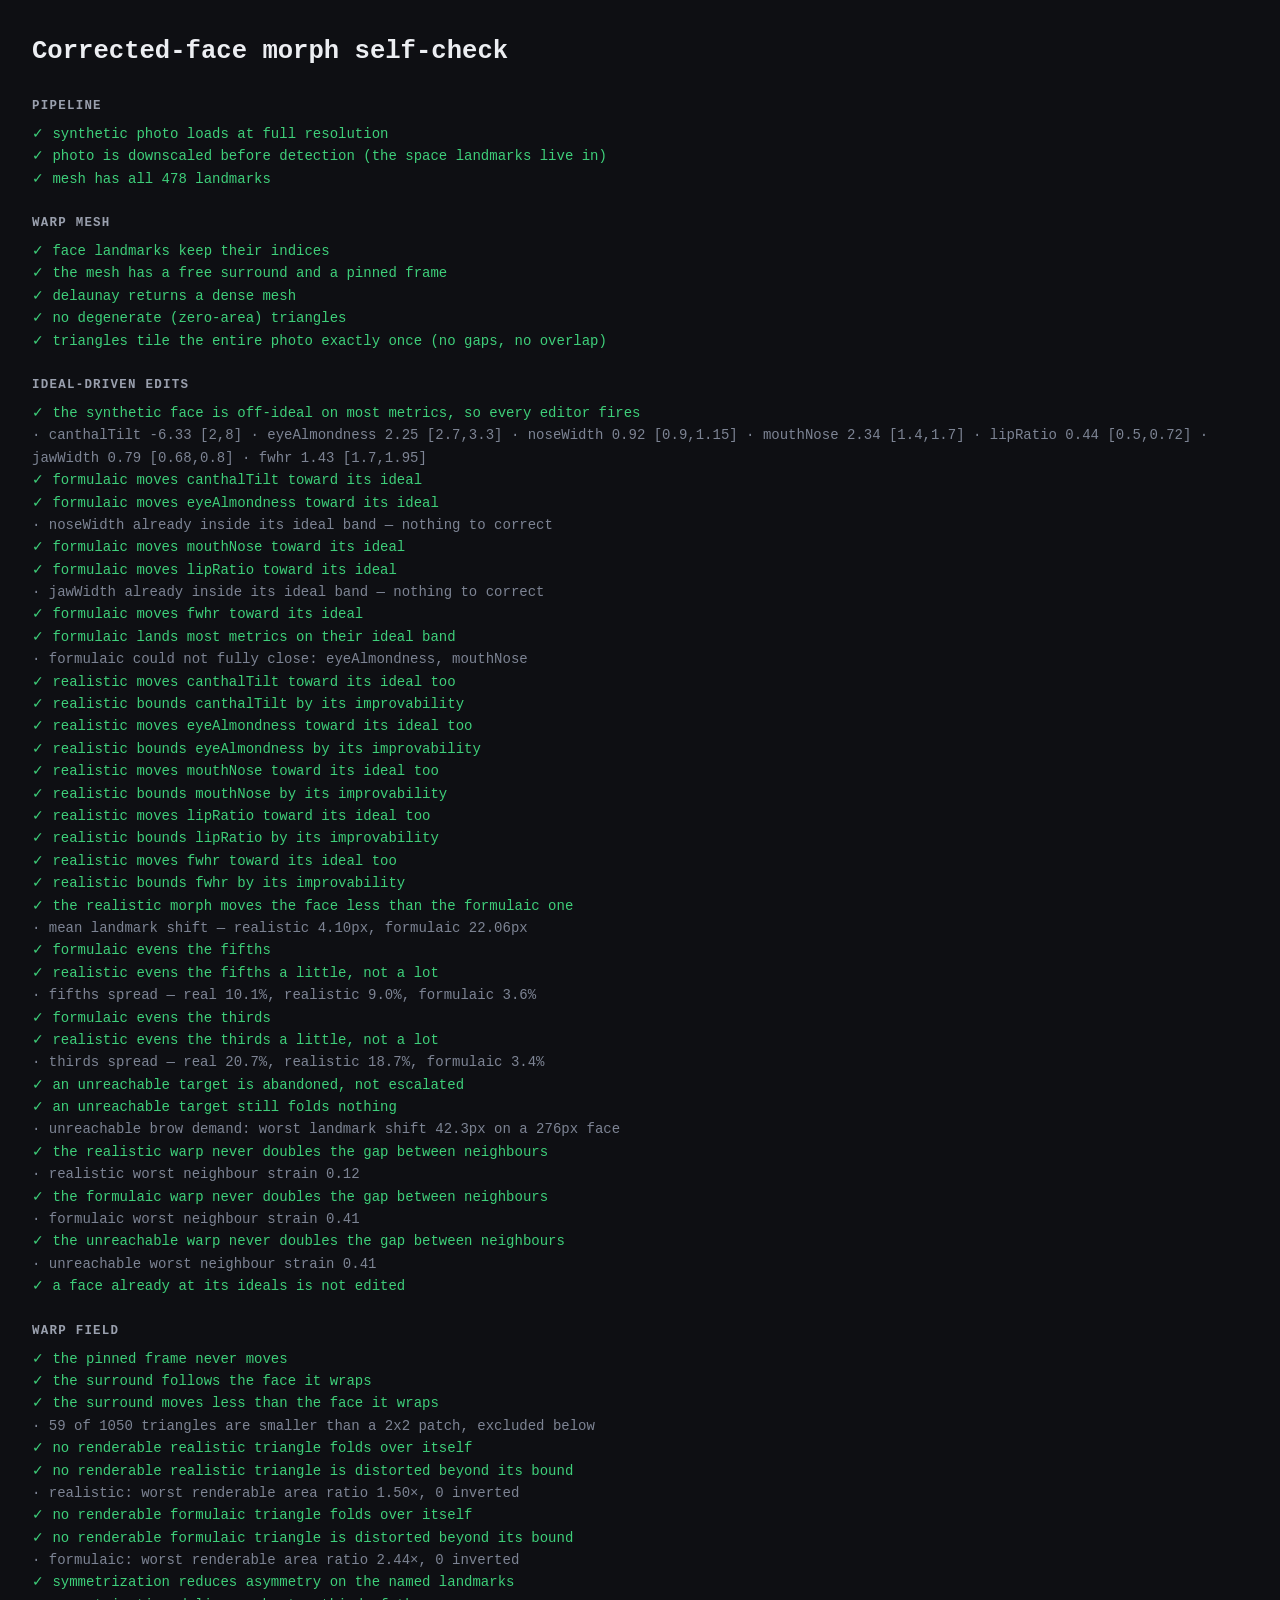
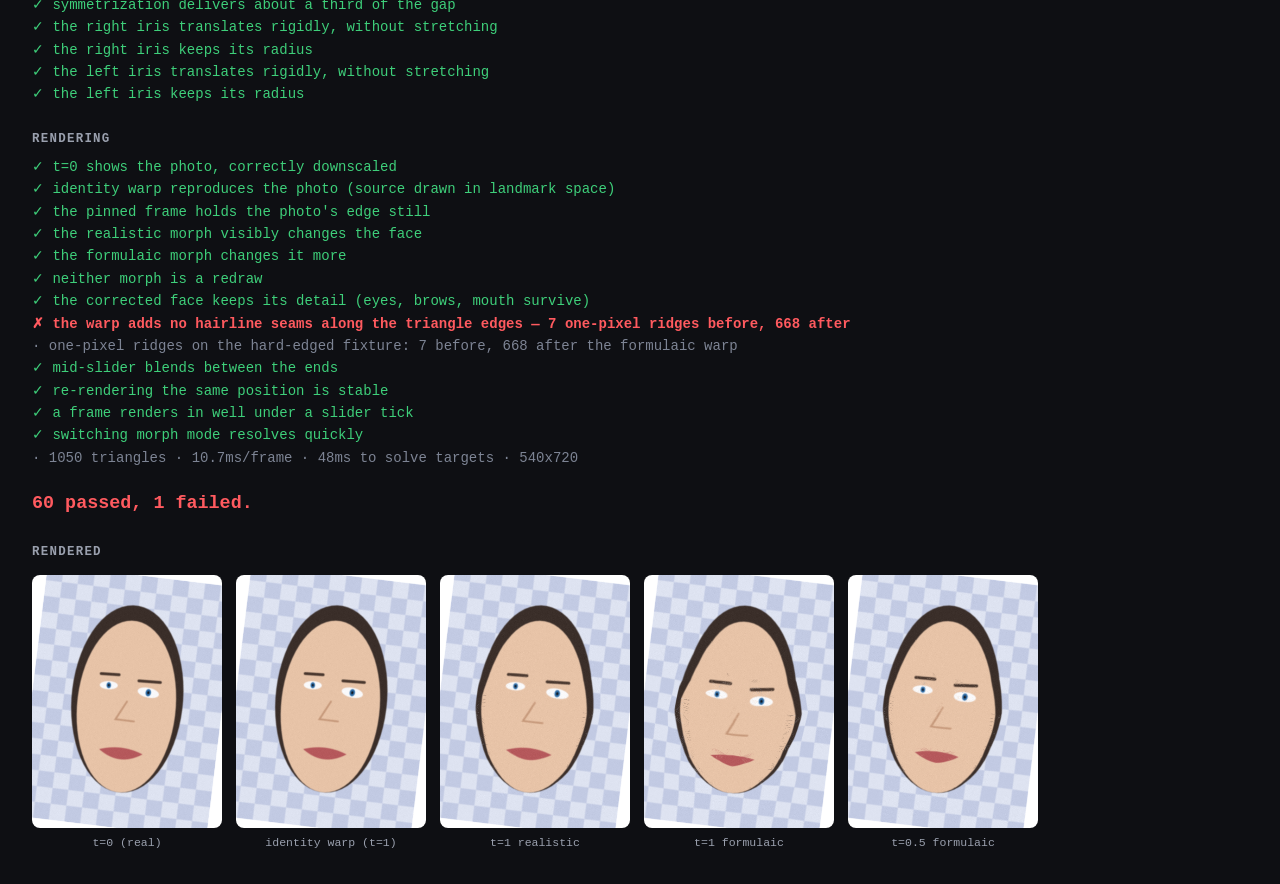
<file: dev/test-morph.html>
<!doctype html>
<html lang="en">
<head>
  <meta charset="utf-8" />
  <meta name="viewport" content="width=device-width, initial-scale=1" />
  <title>Morph self-check (dev) — Facial Analysis Studio</title>
  <!--
    Dev-only harness for the corrected-face morph (morph.js + the canvas half of
    app.js's setupMorph). Reaching that slider normally needs a camera, a face
    and a MediaPipe download, so nothing else in the repo could see it — which is
    how it shipped drawing the full-resolution photo into a canvas whose
    landmarks were in downscaled space, collapsing every face into a blob.

    This rebuilds the real path with no camera:
      synthetic face drawn at phone resolution (2160x2880)
        -> downscaled exactly like app.js drawToCanvas() (MAX_SIDE 720)
        -> normalized landmarks -> G.toPixels() -> buildWarpMesh/computeTargets
        -> renderMorph() into a canvas sized like app.js setupMorph()
    and then reads the pixels back. Every ideal-driven edit is checked by
    re-measuring the metric through analysis.js's OWN compute function on the
    warped landmarks, so a sign error anywhere fails here rather than shipping.

    Not part of the site: /dev/* is 404'd in netlify.toml. Serve the repo root
    (preview_start "hall") and open /dev/test-morph.html.
  -->
  <style>
    body { font: 14px/1.6 ui-monospace, Menlo, monospace; padding: 24px; background: #0e0f13; color: #eceef2; }
    .pass { color: #3ecf7a; } .fail { color: #ff5a5f; font-weight: 700; }
    .note { color: #7d8494; }
    h1 { font-size: 1.6rem; margin: 0 0 18px; }
    h2 { font-size: 0.78rem; color: #9aa0ae; font-weight: 600; margin: 24px 0 6px; text-transform: uppercase; letter-spacing: .1em; }
    .sum { margin: 20px 0; font-size: 1.15rem; }
    .strip { display: flex; gap: 14px; flex-wrap: wrap; margin-top: 12px; }
    figure { margin: 0; }
    figure canvas { width: 190px; border-radius: 8px; background: #fff; display: block; }
    figcaption { font-size: .72rem; color: #9aa0ae; margin-top: 6px; text-align: center; }
  </style>
</head>
<body>
  <h1>Corrected-face morph self-check</h1>
  <div id="out"></div>
  <div class="sum" id="sum"></div>
  <h2>Rendered</h2>
  <div class="strip" id="strip"></div>

  <script type="module">
    // Cache-buster for the reason report-preview.html uses one: a `?cb=` on this
    // page does not reach its module graph, so the pane will happily serve a
    // stale morph.js while the file on disk has changed.
    const v = "?cb=" + Date.now();
    const [G, { IDX }, M, A] = await Promise.all([
      import("../geometry3d.js" + v),
      import("../landmarks.js" + v),
      import("../morph.js" + v),
      import("../analysis.js" + v),
    ]);

    const out = document.getElementById("out"), strip = document.getElementById("strip");
    let pass = 0, fail = 0;
    function assert(name, cond, detail = "") {
      const ok = !!cond; ok ? pass++ : fail++;
      out.insertAdjacentHTML("beforeend",
        `<div class="${ok ? "pass" : "fail"}">${ok ? "✓" : "✗"} ${name}${ok ? "" : "  — " + detail}</div>`);
    }
    const note = (s) => out.insertAdjacentHTML("beforeend", `<div class="note">· ${s}</div>`);
    const head = (s) => out.insertAdjacentHTML("beforeend", `<h2>${s}</h2>`);

    // =======================================================================
    // A synthetic face, drawn at phone resolution.
    // =======================================================================
    // A real face is a symmetric plan carrying a smooth lopsidedness, and that
    // matters: an earlier version of this harness scattered asymmetric features
    // over a perfectly symmetric filler lattice, which put a landmark needing
    // 4px of correction 1.6px from one needing none. No face is built that way,
    // and tuning the algorithm to satisfy it was tuning it to satisfy an
    // impossible input. So: a symmetric plan, then ONE smooth skew field applied
    // to every landmark and every drawn feature alike.
    //
    // The proportions are deliberately off-ideal — round eyes, downturned
    // canthi, low brows, a broad nose, a narrow mouth, a wide jaw — so that
    // every editor in morph.js has something to do.
    const PHOTO_W = 2160, PHOTO_H = 2880;   // 3:4, ~6MP — a plain phone portrait
    const SEX = "f";

    const FACE = {
      cx: 0.50, cy: 0.52, rx: 0.26, ry: 0.34,
      // Off-ideal but anatomically possible. An earlier draft pushed these so
      // far (brow 3px clear of the lid, inner-lip borders 0.7px apart) that the
      // edits could only interfere with each other — a face no measurement
      // could describe, let alone a warp correct.
      eyeDx: 0.105, eyeY: 0.450, eyeRx: 0.052, eyeRy: 0.0177, // ~2.2 almondness: round
      tiltDeg: -5,                                            // downturned canthi
      browGap: 0.042,                                         // ~0.31 eye-widths: low
      nose: { y: 0.575, w: 0.098 },                           // broad
      mouth: { y: 0.700, w: 0.115, upper: 0.016, lower: 0.030, inner: 0.005 },
      jawW: 0.205, jawY: 0.735,                               // wide bigonial
      chin: 0.885, hair: 0.205,
    };
    // The lopsidedness: `s` runs -1 (subject's right) to +1 (subject's left).
    // One side rides higher and bows outward, decaying to nothing at the midline
    // and at the edges — smooth everywhere, so every vertex in a neighbourhood
    // shares it, which is the property the old harness lacked.
    const TILT = 0.013, BOW = 0.009, SIZE = 0.09;
    const skew = (nx, ny) => {
      const s = Math.max(-1, Math.min(1, (nx - FACE.cx) / FACE.rx));
      return [nx + BOW * s * (1 - Math.abs(s)) * FACE.rx, ny + TILT * s];
    };
    const eyeOf = (sign) => {
      const [x, y] = skew(FACE.cx + sign * FACE.eyeDx, FACE.eyeY);
      const g = 1 + SIZE * sign;
      return { x, y, rx: FACE.eyeRx * g, ry: FACE.eyeRy * g, sign };
    };
    const EYES = [eyeOf(-1), eyeOf(1)];                       // [subject right, left]
    const at = (nx, ny) => { const [x, y] = skew(nx, ny); return { x, y }; };
    const NOSE = at(FACE.cx, FACE.nose.y), MOUTH = at(FACE.cx, FACE.mouth.y);
    // Outer canthus vertical offset that realises FACE.tiltDeg on each eye.
    const tiltDrop = (e) => -Math.tan(FACE.tiltDeg * Math.PI / 180) * (e.rx * PHOTO_W) / PHOTO_H;

    function drawFace(ctx, W, H) {
      // Coarse checker background: any warp that leaks to the frame, or that
      // rescales the source, shows up here instantly.
      const cell = W / 12;
      for (let y = 0; y * cell < H; y++)
        for (let x = 0; x * cell < W; x++) {
          ctx.fillStyle = (x + y) % 2 ? "#dfe4f2" : "#c3cbe4";
          ctx.fillRect(x * cell, y * cell, cell, cell);
        }
      // Face + hair as skewed polygons, so silhouette and landmarks agree.
      const oval = (rx, ry, dy, fill) => {
        ctx.beginPath();
        for (let k = 0; k <= 64; k++) {
          const a = (k / 64) * Math.PI * 2;
          const p = at(FACE.cx + rx * Math.cos(a), FACE.cy + dy + ry * Math.sin(a));
          k ? ctx.lineTo(p.x * W, p.y * H) : ctx.moveTo(p.x * W, p.y * H);
        }
        ctx.closePath(); ctx.fillStyle = fill; ctx.fill();
      };
      oval(FACE.rx * 1.13, FACE.ry * 1.09, -0.03, "#3b2f2a");
      oval(FACE.rx, FACE.ry, 0, "#e8c4a8");
      ctx.lineCap = "round";
      for (const e of EYES) {
        // brow
        ctx.strokeStyle = "#4a382f"; ctx.lineWidth = 0.015 * W;
        ctx.beginPath();
        ctx.moveTo((e.x - e.rx) * W, (e.y - FACE.browGap) * H);
        ctx.lineTo((e.x + e.rx) * W, (e.y - FACE.browGap - 0.004) * H);
        ctx.stroke();
        // eye, rotated to the authored canthal tilt
        const drop = tiltDrop(e);
        ctx.save();
        ctx.translate(e.x * W, e.y * H);
        ctx.rotate(Math.atan2(drop * H * e.sign, e.rx * W));
        for (const [rx, ry, fill] of [[e.rx, e.ry, "#fbfbfd"],
          [e.ry * 0.74, e.ry * 0.74, "#2f6ea8"], [e.ry * 0.31, e.ry * 0.31, "#11131a"]]) {
          ctx.beginPath(); ctx.ellipse(0, 0, rx * W, ry * H, 0, 0, Math.PI * 2);
          ctx.fillStyle = fill; ctx.fill();
        }
        ctx.restore();
      }
      // nose
      ctx.strokeStyle = "#c79a7c"; ctx.lineWidth = 0.010 * W;
      ctx.beginPath();
      ctx.moveTo(NOSE.x * W, (NOSE.y - 0.075) * H);
      ctx.lineTo((NOSE.x - FACE.nose.w / 2) * W, NOSE.y * H);
      ctx.lineTo((NOSE.x + FACE.nose.w / 2) * W, NOSE.y * H);
      ctx.stroke();
      // lips: thin upper, full lower
      ctx.fillStyle = "#b6595c";
      ctx.beginPath();
      ctx.moveTo((MOUTH.x - FACE.mouth.w) * W, MOUTH.y * H);
      ctx.quadraticCurveTo(MOUTH.x * W, (MOUTH.y - FACE.mouth.upper * 2) * H, (MOUTH.x + FACE.mouth.w) * W, MOUTH.y * H);
      ctx.quadraticCurveTo(MOUTH.x * W, (MOUTH.y + FACE.mouth.lower * 2) * H, (MOUTH.x - FACE.mouth.w) * W, MOUTH.y * H);
      ctx.fill();
    }

    const ROLL_DEG = 7;                    // the head is not perfectly upright
    const photo = document.createElement("canvas");
    photo.width = PHOTO_W; photo.height = PHOTO_H;
    {
      const flat = document.createElement("canvas");
      flat.width = PHOTO_W; flat.height = PHOTO_H;
      drawFace(flat.getContext("2d"), PHOTO_W, PHOTO_H);
      // Roll the photo about its centre by the same angle the landmarks get.
      // The downscale is uniform, so this is the same rotation in canvas space.
      const pc = photo.getContext("2d");
      pc.translate(PHOTO_W / 2, PHOTO_H / 2);
      pc.rotate(ROLL_DEG * Math.PI / 180);
      pc.translate(-PHOTO_W / 2, -PHOTO_H / 2);
      pc.drawImage(flat, 0, 0);
      pc.setTransform(1, 0, 0, 1, 0, 0);
    }
    // Two versions of the same photo, each the right probe for a different
    // question. The flat one — razor-sharp boundaries, no texture — is the worst
    // case a triangle warp can be handed and no camera produces it, but that is
    // exactly what makes a hairline seam visible, so the seam assertion uses it.
    // Everything else uses a softened, grainy version, because judging a warp on
    // a fixture harsher than any real input is judging the fixture.
    const imgSharp = await new Promise((res, rej) => {
      const i = new Image();
      i.onload = () => res(i); i.onerror = rej; i.src = photo.toDataURL("image/png");
    });
    {
      const soft = document.createElement("canvas");
      soft.width = PHOTO_W; soft.height = PHOTO_H;
      const sc = soft.getContext("2d");
      sc.filter = "blur(6px)";
      sc.drawImage(photo, 0, 0);
      const pc = photo.getContext("2d");
      pc.filter = "none";
      pc.drawImage(soft, 0, 0);
      const im = pc.getImageData(0, 0, PHOTO_W, PHOTO_H);
      const px = im.data;
      let seed = 12345;
      for (let i = 0; i < px.length; i += 4) {
        seed = (seed * 1103515245 + 12345) & 0x7fffffff;      // deterministic grain
        const g = ((seed >> 16) % 21) - 10;
        px[i] += g; px[i + 1] += g; px[i + 2] += g;
      }
      pc.putImageData(im, 0, 0);
    }
    const img = await new Promise((res, rej) => {
      const i = new Image();
      i.onload = () => res(i); i.onerror = rej; i.src = photo.toDataURL("image/png");
    });

    head("Pipeline");
    assert("synthetic photo loads at full resolution",
      img.naturalWidth === PHOTO_W && img.naturalHeight === PHOTO_H, `${img.naturalWidth}x${img.naturalHeight}`);

    // ---- app.js's downscale, reproduced exactly (app.js:9, drawToCanvas) ----
    const MAX_SIDE = 720;
    const scale = Math.min(1, MAX_SIDE / Math.max(img.naturalWidth, img.naturalHeight));
    const W = Math.round(img.naturalWidth * scale), H = Math.round(img.naturalHeight * scale);
    assert("photo is downscaled before detection (the space landmarks live in)",
      W < img.naturalWidth && Math.max(W, H) === MAX_SIDE, `${W}x${H}`);

    // ---- a dense 478-point mesh in normalized space, like MediaPipe's ----
    const lm = Array.from({ length: 478 }, () => null);
    const put = (i, nx, ny) => { lm[i] = { x: nx, y: ny, z: 0 }; };
    const putP = (i, p) => put(i, p.x, p.y);
    putP(IDX.foreheadTop, at(FACE.cx, FACE.cy - FACE.ry * 0.96));
    putP(IDX.menton, at(FACE.cx, FACE.chin));
    putP(IDX.nasion, at(FACE.cx, FACE.eyeY - 0.012));
    putP(IDX.noseTip, at(FACE.cx, FACE.nose.y - 0.020));
    putP(IDX.subnasale, at(FACE.cx, FACE.nose.y + 0.012));
    putP(IDX.alaR, at(FACE.cx - FACE.nose.w / 2, FACE.nose.y));
    putP(IDX.alaL, at(FACE.cx + FACE.nose.w / 2, FACE.nose.y));
    putP(IDX.alaRInner, at(FACE.cx - FACE.nose.w / 4, FACE.nose.y + 0.003));
    putP(IDX.alaLInner, at(FACE.cx + FACE.nose.w / 4, FACE.nose.y + 0.003));
    putP(IDX.glabella, at(FACE.cx, FACE.eyeY - FACE.browGap - 0.020));
    putP(IDX.mouthR, at(FACE.cx - FACE.mouth.w, FACE.mouth.y));
    putP(IDX.mouthL, at(FACE.cx + FACE.mouth.w, FACE.mouth.y));
    putP(IDX.lipTop, at(FACE.cx, FACE.mouth.y - FACE.mouth.upper));
    putP(IDX.lipInnerTop, at(FACE.cx, FACE.mouth.y - FACE.mouth.inner));
    putP(IDX.lipInnerBottom, at(FACE.cx, FACE.mouth.y + FACE.mouth.inner));
    putP(IDX.lipBottom, at(FACE.cx, FACE.mouth.y + FACE.mouth.lower));
    putP(IDX.cupidR, at(FACE.cx - FACE.mouth.w * 0.3, FACE.mouth.y - FACE.mouth.upper * 0.9));
    putP(IDX.cupidL, at(FACE.cx + FACE.mouth.w * 0.3, FACE.mouth.y - FACE.mouth.upper * 0.9));
    putP(IDX.zygoR, at(FACE.cx - FACE.rx, FACE.cy - 0.010));
    putP(IDX.zygoL, at(FACE.cx + FACE.rx, FACE.cy - 0.010));
    putP(IDX.cheekR, at(FACE.cx - FACE.rx * 0.80, FACE.cy + 0.070));
    putP(IDX.cheekL, at(FACE.cx + FACE.rx * 0.80, FACE.cy + 0.070));
    putP(IDX.gonionR, at(FACE.cx - FACE.jawW, FACE.jawY));
    putP(IDX.gonionL, at(FACE.cx + FACE.jawW, FACE.jawY));
    for (const e of EYES) {
      const outward = e.sign, drop = tiltDrop(e);
      const [o, i2, t, b, ap, ih, tl, ic, ir] = e.sign < 0
        ? [IDX.eyeROuter, IDX.eyeRInner, IDX.eyeRTop, IDX.eyeRBottom, IDX.browRApex, IDX.browRInner, IDX.browRTail, IDX.irisRCenter, IDX.irisRRing]
        : [IDX.eyeLOuter, IDX.eyeLInner, IDX.eyeLTop, IDX.eyeLBottom, IDX.browLApex, IDX.browLInner, IDX.browLTail, IDX.irisLCenter, IDX.irisLRing];
      put(o, e.x + outward * e.rx, e.y + drop);
      put(i2, e.x - outward * e.rx, e.y - drop);
      put(t, e.x, e.y - e.ry); put(b, e.x, e.y + e.ry);
      put(ap, e.x, e.y - FACE.browGap); put(ih, e.x - outward * e.rx, e.y - FACE.browGap);
      put(tl, e.x + outward * e.rx, e.y - FACE.browGap - 0.004);
      put(ic, e.x, e.y);
      ir.forEach((k, m2) => put(k, e.x + e.ry * 0.74 * Math.cos(m2 * Math.PI / 2),
                                  e.y + e.ry * 0.74 * Math.sin(m2 * Math.PI / 2)));
    }
    // Fill the rest on a mirrored lattice inside the oval, then skew it — so the
    // filler shares the face's lopsidedness instead of contradicting it.
    const free = lm.reduce((a, p, i) => (p ? a : (a.push(i), a)), []);
    for (let k = 0; k * 2 < free.length; k++) {
      const ring = 0.18 + 0.80 * ((k * 0.6180339887) % 1), ang = (k * 2.399963) % (Math.PI * 2);
      const ddx = Math.abs(Math.cos(ang)) * ring * FACE.rx, ddy = Math.sin(ang) * ring * FACE.ry;
      putP(free[2 * k], at(FACE.cx - ddx, FACE.cy + ddy));
      if (free[2 * k + 1] != null) putP(free[2 * k + 1], at(FACE.cx + ddx, FACE.cy + ddy));
    }
    assert("mesh has all 478 landmarks", lm.every((p) => p && isFinite(p.x) && isFinite(p.y)));

    // Depth, so pose-normalization has something to work with, and a head roll,
    // so the normalized frame is genuinely NOT the pixel frame. Both matter: the
    // report measures every metric on pose-normalized landmarks while the morph
    // warps raw pixels, and a fixture where those two spaces coincide cannot see
    // a bug that lives in the gap between them. This one shipped exactly that
    // way — 59 green assertions over a face with no roll and no depth.
    for (let i = 0; i < lm.length; i++) {
      const u = (lm[i].x - FACE.cx) / FACE.rx, w2 = (lm[i].y - FACE.cy) / FACE.ry;
      const r2 = Math.min(1, u * u + w2 * w2);
      lm[i].z = -0.10 * Math.sqrt(1 - r2);            // ellipsoid: centre forward
    }
    lm[IDX.noseTip].z -= 0.05; lm[IDX.subnasale].z -= 0.02;
    for (const i of [IDX.zygoR, IDX.zygoL, IDX.gonionR, IDX.gonionL]) lm[i].z += 0.04;

    const ROLL = ROLL_DEG * Math.PI / 180;
    const pxRaw = G.toPixels(lm, W, H);
    const rc = { x: W / 2, y: H / 2 };
    const pxPts = pxRaw.map((p) => ({
      x: rc.x + (p.x - rc.x) * Math.cos(ROLL) - (p.y - rc.y) * Math.sin(ROLL),
      y: rc.y + (p.x - rc.x) * Math.sin(ROLL) + (p.y - rc.y) * Math.cos(ROLL),
      z: p.z,
    }));

    // =======================================================================
    // The warp mesh, with its pinned frame.
    // =======================================================================
    head("Warp mesh");
    const { points, tris, faceCount, freeCount } = M.buildWarpMesh(pxPts, W, H);
    const area = (a, b, c) => ((b.x - a.x) * (c.y - a.y) - (c.x - a.x) * (b.y - a.y)) / 2;
    assert("face landmarks keep their indices", faceCount === pxPts.length &&
      points.slice(0, faceCount).every((p, i) => p.x === pxPts[i].x && p.y === pxPts[i].y));
    assert("the mesh has a free surround and a pinned frame",
      freeCount > faceCount && points.length > freeCount,
      `${freeCount - faceCount} surround, ${points.length - freeCount} frame`);
    assert("delaunay returns a dense mesh", tris.length > 400, tris.length);
    assert("no degenerate (zero-area) triangles",
      tris.every((t) => Math.abs(area(points[t[0]], points[t[1]], points[t[2]])) > 1e-6));
    // With a border ring the mesh must tile the WHOLE photo, not just the face
    // hull — that is what gives an edit somewhere to stretch into.
    const triArea = tris.reduce((s, t) => s + Math.abs(area(points[t[0]], points[t[1]], points[t[2]])), 0);
    assert("triangles tile the entire photo exactly once (no gaps, no overlap)",
      Math.abs(triArea - W * H) / (W * H) < 0.005, `tri=${triArea.toFixed(0)} photo=${W * H}`);

    // =======================================================================
    // Ideal-driven edits, re-measured through analysis.js's own compute().
    // =======================================================================
    head("Ideal-driven edits");
    // Metrics come from analyze() on POSE-NORMALIZED landmarks — exactly what
    // app.js hands the morph. Measuring them in pixel space instead (which this
    // harness used to do) makes the goal space and the working space coincide,
    // and hides the entire class of bug that lives between them.
    const runAnalysis = (P) => {
      const { pts: norm } = G.poseNormalize(P, IDX);
      const iris = G.irisScale(P, IDX);
      return A.analyze({
        F: norm, P: null, mmPerPx: iris ? iris.mmPerPx : null, blendshapes: [],
        dims: { w: W, h: H },
        meta: { sex: SEX, age: 27, ethnicity: "european", goal: "natural", culture: "neutral",
          accuracy: "quick", lifestyle: {}, pose: { yaw: 0, pitch: 0, roll: ROLL_DEG },
          quality: { level: "good", notes: [] }, scaleSource: "iris" },
      });
    };
    const R0 = runAnalysis(pxPts);
    const frontal = R0.results.filter((r) => r.side !== "profile");
    const before = frontal.filter((r) => M.EDITS[r.key]);
    // The morph must be graded the way the report grades it: re-analyse the
    // warped landmarks through the same pose-normalizing path.
    const measure = (P) => runAnalysis(P).results.filter((r) => M.EDITS[r.key]);
    const off = before.filter((r) => r.value < r.range[0] || r.value > r.range[1]);
    assert("the synthetic face is off-ideal on most metrics, so every editor fires",
      off.length >= 5, `${off.length} of ${before.length} outside their ideal band`);
    note(before.map((r) => `${r.key} ${r.value.toFixed(2)} [${r.range}]`).join("  ·  "));

    const metrics = frontal;                       // exactly what app.js passes
    const targetsR = M.computeTargets(points, { faceCount, freeCount, metrics, mode: "realistic" });
    const targetsF = M.computeTargets(points, { faceCount, freeCount, metrics, mode: "formulaic" });

    // Each metric must move TOWARD its ideal band when re-measured on the warped
    // landmarks. This is the assertion that catches a sign error in any editor.
    const gap = (val, range) => val < range[0] ? range[0] - val : val > range[1] ? val - range[1] : 0;
    const afterF = measure(targetsF);
    for (const b of before) {
      const a = afterF.find((r) => r.key === b.key);
      const g0 = gap(b.value, b.range), g1 = gap(a.value, a.range);
      if (g0 === 0) { note(`${b.key} already inside its ideal band — nothing to correct`); continue; }
      assert(`formulaic moves ${b.key} toward its ideal`, g1 < g0 - 1e-9,
        `${b.value.toFixed(3)} → ${a.value.toFixed(3)}, ideal [${b.range}]`);
    }
    // …and the formulaic morph should land essentially ON the band.
    // …and should land most of them ON the band. Not all: brow height is
    // measured against the eyelid a few pixels below it, so a falloff smooth
    // enough to avoid tearing carries the lid along and the ratio will not
    // close. Demanding that every metric reach its ideal is what pushed the
    // solver into escalating an edit the face could not accept.
    const stillOff = afterF.filter((r) => {
      const b = before.find((x) => x.key === r.key);
      return gap(b.value, b.range) > 0 && gap(r.value, r.range) > 0.35 * gap(b.value, b.range);
    });
    assert("formulaic lands most metrics on their ideal band",
      stillOff.length <= 2, `${stillOff.length} short: ${stillOff.map((r) => r.key).join(", ")}`);
    note(`formulaic could not fully close: ${stillOff.map((r) => r.key).join(", ") || "none"}`);

    // The realistic morph is the same direction and strictly smaller, bounded by
    // the improvability figure the report itself quotes. Measured on what was
    // APPLIED rather than on the re-measured metric, because the metrics are
    // coupled — FWHR's denominator is the brow-to-lip height, so a big brow lift
    // moves FWHR on its own — and a coupled metric can legitimately end up
    // further from its ideal in the mode that corrects harder elsewhere.
    const afterR = measure(targetsR);
    for (const b of before) {
      if (gap(b.value, b.range) === 0) continue;
      const a = afterR.find((r) => r.key === b.key);
      assert(`realistic moves ${b.key} toward its ideal too`,
        gap(a.value, a.range) < gap(b.value, b.range) + 1e-9,
        `${b.value.toFixed(3)} → ${a.value.toFixed(3)}, ideal [${b.range}]`);
      assert(`realistic bounds ${b.key} by its improvability`,
        Math.abs(targetsR.applied[b.key] / targetsF.applied[b.key] - A.improvability(b.key)) < 1e-9,
        `${(targetsR.applied[b.key] / targetsF.applied[b.key]).toFixed(3)} vs ceiling ${A.improvability(b.key)}`);
    }
    const meanShift = (T) => T.slice(0, faceCount)
      .reduce((s, t, i) => s + Math.hypot(t.x - points[i].x, t.y - points[i].y), 0) / faceCount;
    assert("the realistic morph moves the face less than the formulaic one",
      meanShift(targetsR) < meanShift(targetsF),
      `${meanShift(targetsR).toFixed(2)}px vs ${meanShift(targetsF).toFixed(2)}px`);
    note(`mean landmark shift — realistic ${meanShift(targetsR).toFixed(2)}px, formulaic ${meanShift(targetsF).toFixed(2)}px`);

    // The two classical balance rules. Equal thirds and equal fifths are the
    // whole claim, so the geometry is checked directly rather than trusting
    // that the bumps landed where they were asked to.
    const bands = (P) => [
      Math.abs(P[IDX.zygoR].x - P[IDX.eyeROuter].x),
      Math.abs(P[IDX.eyeROuter].x - P[IDX.eyeRInner].x),
      Math.abs(P[IDX.eyeRInner].x - P[IDX.eyeLInner].x),
      Math.abs(P[IDX.eyeLInner].x - P[IDX.eyeLOuter].x),
      Math.abs(P[IDX.eyeLOuter].x - P[IDX.zygoL].x),
    ];
    const thirdsOf = (P) => [
      Math.abs(P[IDX.glabella].y - P[IDX.foreheadTop].y),
      Math.abs(P[IDX.subnasale].y - P[IDX.glabella].y),
      Math.abs(P[IDX.menton].y - P[IDX.subnasale].y),
    ];
    const spread = (a) => {
      const m = a.reduce((s, x) => s + x, 0) / a.length;
      return Math.sqrt(a.reduce((s, x) => s + (x - m) ** 2, 0) / a.length) / (m || 1);
    };
    for (const [label, of] of [["fifths", bands], ["thirds", thirdsOf]]) {
      const c0 = spread(of(points)), cF = spread(of(targetsF)), cR = spread(of(targetsR));
      assert(`formulaic evens the ${label}`, cF < c0 * 0.4,
        `spread ${(c0 * 100).toFixed(1)}% → ${(cF * 100).toFixed(1)}%`);
      assert(`realistic evens the ${label} a little, not a lot`, cR < c0 && cR > cF,
        `spread ${(c0 * 100).toFixed(1)}% → ${(cR * 100).toFixed(1)}%, formulaic ${(cF * 100).toFixed(1)}%`);
      note(`${label} spread — real ${(c0 * 100).toFixed(1)}%, realistic ${(cR * 100).toFixed(1)}%, formulaic ${(cF * 100).toFixed(1)}%`);
    }

    // An UNSATISFIABLE demand must degrade, not escalate. Brow height is the
    // distance from the brow to the eyelid just below it, so any falloff wide
    // enough to move the brow smoothly carries the lid with it and the ratio
    // barely shifts. The solver must notice it is not making progress and stop,
    // rather than read the same residual every round and pile on displacement.
    // Unbounded, this is what produced black-bar brows and torn eyes on a real
    // photo while every assertion here stayed green.
    const cruel = frontal.map((r) => r.key === "browPosition"
      ? { ...r, range: [r.value + 3, r.value + 4] }      // demand the impossible
      : r);
    const strained = M.computeTargets(points, { faceCount, freeCount, metrics: cruel, mode: "formulaic" });
    const worstMove = Math.max(...strained.slice(0, faceCount)
      .map((t, i) => Math.hypot(t.x - points[i].x, t.y - points[i].y)));
    const faceW = Math.abs(points[IDX.zygoL].x - points[IDX.zygoR].x);
    assert("an unreachable target is abandoned, not escalated",
      worstMove < faceW * 0.5, `worst landmark moved ${worstMove.toFixed(0)}px of a ${faceW.toFixed(0)}px face`);
    let cruelFolds = 0;
    for (const [i, j, k] of tris) {
      const a0 = area(points[i], points[j], points[k]);
      if (Math.abs(a0) < 4) continue;
      if (Math.sign(area(strained[i], strained[j], strained[k])) !== Math.sign(a0)) cruelFolds++;
    }
    assert("an unreachable target still folds nothing", cruelFolds === 0, `${cruelFolds} inverted`);
    note(`unreachable brow demand: worst landmark shift ${worstMove.toFixed(1)}px on a ${faceW.toFixed(0)}px face`);

    // Every bump must stay gentle relative to its own falloff, or the surface
    // tears. This is the invariant the brow lift broke.
    // The iris is rigid by design, so the lid necessarily slides against it —
    // which is exactly what a real eyelid does over a real eyeball. That one
    // boundary is excluded; everywhere else the warp must stay continuous.
    const iris = new Set([IDX.irisRCenter, IDX.irisLCenter, ...IDX.irisRRing, ...IDX.irisLRing]);
    const strain = (T) => {
      let worst = 0;
      for (let i = 0; i < faceCount; i++) for (let j = i + 1; j < faceCount; j++) {
        if (iris.has(i) !== iris.has(j)) continue;
        const g = Math.hypot(points[i].x - points[j].x, points[i].y - points[j].y);
        if (g < 2 || g > 0.05 * W) continue;
        const d = Math.hypot((T[i].x - points[i].x) - (T[j].x - points[j].x),
                             (T[i].y - points[i].y) - (T[j].y - points[j].y));
        worst = Math.max(worst, d / g);
      }
      return worst;
    };
    for (const [label, T] of [["realistic", targetsR], ["formulaic", targetsF], ["unreachable", strained]]) {
      const s = strain(T);
      assert(`the ${label} warp never doubles the gap between neighbours`, s < 1,
        `worst neighbour strain ${s.toFixed(2)}`);
      note(`${label} worst neighbour strain ${s.toFixed(2)}`);
    }

    // A face already inside every band must be left alone.
    const inBand = before.map((b) => ({ ...b, range: [b.value - 1e6, b.value + 1e6] }));
    const idle = M.computeTargets(points, { faceCount, freeCount, metrics: inBand, mode: "formulaic", symStrength: 0 });
    assert("a face already at its ideals is not edited",
      idle.every((t, i) => Math.hypot(t.x - points[i].x, t.y - points[i].y) < 0.01),
      "something moved with nothing to correct");

    // =======================================================================
    // The frame stays pinned; the field stays smooth.
    // =======================================================================
    head("Warp field");
    assert("the pinned frame never moves",
      targetsF.slice(freeCount).every((t, i) =>
        t.x === points[freeCount + i].x && t.y === points[freeCount + i].y),
      "the frame moved");
    // The surround is the point: without tissue between the face and the frame,
    // a widened jaw was absorbed by a few enormous triangles and smeared.
    const surroundShift = targetsF.slice(faceCount, freeCount)
      .map((t, i) => Math.hypot(t.x - points[faceCount + i].x, t.y - points[faceCount + i].y));
    assert("the surround follows the face it wraps",
      surroundShift.some((d) => d > 0.5), "the surround ring stayed put");
    assert("the surround moves less than the face it wraps",
      Math.max(...surroundShift) < meanShift(targetsF) * 3,
      `surround max ${Math.max(...surroundShift).toFixed(1)}px`);

    // Folding is measured on the triangles themselves, which is what actually
    // renders. A per-neighbour strain ratio looked rigorous and was not: it
    // divides by the gap, so two vertices 1.3px apart differing by 1.3px scored
    // the same as a genuine tear, when on a 40px global move that difference is
    // invisible. A triangle that inverts, or that balloons, is the real defect.
    // Measured over triangles big enough to render. A dense landmark mesh has
    // genuine sub-pixel slivers where vertices sit a pixel apart — 18 of these
    // 978 — and one of them collapsing through zero registers as an "inversion"
    // and a "40× stretch" while moving 0.75px² of texture. Clamping the whole
    // warp to protect that would weaken a healthy deformation to fix nothing
    // anyone can see. What must never fold is a triangle that draws.
    const RENDERABLE = 4;                     // px² — a 2x2 patch, the smallest
                                              // area that can show an artefact
    note(`${tris.filter((t) => Math.abs(area(points[t[0]], points[t[1]], points[t[2]])) < RENDERABLE).length}`
      + ` of ${tris.length} triangles are smaller than a 2x2 patch, excluded below`);
    // The two modes promise different things, so they are held to different
    // bounds: the bounded morph must barely distort, while the unbounded one is
    // allowed to reshape hard — but neither may fold.
    for (const [label, T, cap] of [["realistic", targetsR, 2.5], ["formulaic", targetsF, 3.5]]) {
      let flipped = 0, worstArea = 1;
      for (const [i, j, k] of tris) {
        const a0 = area(points[i], points[j], points[k]);
        if (Math.abs(a0) < RENDERABLE) continue;
        const a1 = area(T[i], T[j], T[k]);
        if (Math.sign(a1) !== Math.sign(a0)) flipped++;
        const ratio = Math.abs(a1) / Math.abs(a0);
        worstArea = Math.max(worstArea, ratio, 1 / (ratio || 1e-9));
      }
      assert(`no renderable ${label} triangle folds over itself`, flipped === 0, `${flipped} inverted`);
      assert(`no renderable ${label} triangle is distorted beyond its bound`, worstArea < cap,
        `worst area ratio ${worstArea.toFixed(2)}× (cap ${cap}×)`);
      note(`${label}: worst renderable area ratio ${worstArea.toFixed(2)}×, ${flipped} inverted`);
    }

    // Symmetrization, measured on the named anatomical pairs — the asymmetry a
    // person sees in the mirror, and what the report scores.
    const PAIRS = [[IDX.eyeROuter, IDX.eyeLOuter], [IDX.eyeRInner, IDX.eyeLInner],
      [IDX.eyeRTop, IDX.eyeLTop], [IDX.eyeRBottom, IDX.eyeLBottom], [IDX.mouthR, IDX.mouthL],
      [IDX.browRApex, IDX.browLApex], [IDX.zygoR, IDX.zygoL], [IDX.cheekR, IDX.cheekL],
      [IDX.gonionR, IDX.gonionL], [IDX.alaR, IDX.alaL]];
    // Mirrored about the face's OWN midline, not a vertical line — the head is
    // rolled, so a vertical mirror measures the tilt rather than the asymmetry.
    const asym = (P) => {
      const c = [IDX.foreheadTop, IDX.glabella, IDX.nasion, IDX.noseTip, IDX.subnasale, IDX.lipTop, IDX.menton].map((i) => P[i]);
      const cx = c.reduce((s, p) => s + p.x, 0) / c.length, cy = c.reduce((s, p) => s + p.y, 0) / c.length;
      let sxx = 0, sxy = 0, syy = 0;
      for (const p of c) { const ddx = p.x - cx, ddy = p.y - cy; sxx += ddx * ddx; sxy += ddx * ddy; syy += ddy * ddy; }
      const th = 0.5 * Math.atan2(2 * sxy, sxx - syy);
      let ux = Math.cos(th), uy = Math.sin(th);
      if (Math.abs(uy) < Math.abs(ux)) { const t = ux; ux = -uy; uy = t; }
      const refl = (p) => {
        const vx = p.x - cx, vy = p.y - cy, L = vx * ux + vy * uy;
        return { x: cx + L * ux - (vx - L * ux), y: cy + L * uy - (vy - L * uy) };
      };
      return PAIRS.reduce((s, [a, b]) => {
        const r = refl(P[b]);
        return s + Math.hypot(P[a].x - r.x, P[a].y - r.y);
      }, 0) / PAIRS.length;
    };
    const symOnly = M.computeTargets(points, { faceCount, freeCount, mode: "formulaic" });
    const a0 = asym(points), a1 = asym(symOnly);
    assert("symmetrization reduces asymmetry on the named landmarks", a1 < a0,
      `before=${a0.toFixed(2)}px after=${a1.toFixed(2)}px`);
    // Both members of a pair move toward each other, each covering symStrength/2
    // of its own error, so the gap between them closes by symStrength. Landing
    // far short means the pairing is guessing: proximity matching alone, before
    // the topology table went in, managed 6%.
    // symStrength 0.55 is what is ASKED for; the smoothing sweeps that keep the
    // warp clean take about a third of it back, so a third of the gap is what
    // actually gets delivered. That trade is deliberate — preserving the full
    // correction instead cost clean geometry, with the worst formulaic triangle
    // going from 2.4x to 7.1x. This asserts the delivered figure, not the ask.
    const closed = (a0 - a1) / a0;
    assert("symmetrization delivers about a third of the gap", closed > 0.25 && closed < 0.45,
      `closed ${(closed * 100).toFixed(1)}% (asked ${(0.55 * 100).toFixed(0)}%)`);

    // The iris is a rigid disc: pairing its ring vertices by index across the two
    // eyes stretched it ±5.8px on a ~10px iris and tore the pupil.
    for (const [eye, center, ring] of [["right", IDX.irisRCenter, IDX.irisRRing],
                                       ["left", IDX.irisLCenter, IDX.irisLRing]]) {
      const all = [center, ...ring];
      const ddx = all.map((i) => targetsF[i].x - points[i].x);
      const ddy = all.map((i) => targetsF[i].y - points[i].y);
      const spread = Math.max(...ddx) - Math.min(...ddx) + Math.max(...ddy) - Math.min(...ddy);
      assert(`the ${eye} iris translates rigidly, without stretching`, spread < 0.01,
        `vertices disagree by ${spread.toFixed(2)}px`);
      const rad = (P) => ring.map((i) => Math.hypot(P[i].x - P[center].x, P[i].y - P[center].y));
      const r0 = rad(points), r1 = rad(targetsF);
      assert(`the ${eye} iris keeps its radius`, r1.every((x, i) => Math.abs(x - r0[i]) < 0.01));
    }

    // =======================================================================
    // Rendering.
    // =======================================================================
    head("Rendering");
    const mk = (label) => {
      const c = document.createElement("canvas");
      c.width = W; c.height = H;
      const f = document.createElement("figure");
      f.appendChild(c);
      f.insertAdjacentHTML("beforeend", `<figcaption>${label}</figcaption>`);
      strip.appendChild(f);
      return c;
    };
    const data = (c) => c.getContext("2d").getImageData(0, 0, W, H).data;
    const diff = (Aa, Bb, keep = () => true) => {
      let s = 0, n2 = 0;
      for (let i = 0; i < Aa.length; i += 4) {
        const p = (i / 4) % W, q = Math.floor((i / 4) / W);
        if (!keep(p, q)) continue;
        s += Math.abs(Aa[i] - Bb[i]) + Math.abs(Aa[i + 1] - Bb[i + 1]) +
             Math.abs(Aa[i + 2] - Bb[i + 2]) + Math.abs(Aa[i + 3] - Bb[i + 3]);
        n2 += 4;
      }
      return s / n2;
    };

    const base = mk("t=0 (real)");
    M.renderMorph(base.getContext("2d"), img, points, targetsR, tris, 0);
    const D0 = data(base);
    const ref = document.createElement("canvas");
    ref.width = W; ref.height = H;
    ref.getContext("2d").drawImage(img, 0, 0, W, H);
    assert("t=0 shows the photo, correctly downscaled", diff(D0, data(ref)) < 1);

    // THE regression: an identity warp must reproduce the photo exactly. Drawing
    // the source at its natural size while the mesh is in downscaled space makes
    // every triangle sample a magnified fragment, and the face collapses into a
    // flat skin-coloured blob.
    const ident = mk("identity warp (t=1)");
    M.renderMorph(ident.getContext("2d"), img, points, points.map((p) => ({ ...p })), tris, 1);
    const dIdent = diff(data(ident), D0);
    assert("identity warp reproduces the photo (source drawn in landmark space)",
      dIdent < 6, `mean channel diff ${dIdent.toFixed(2)}/255 — the warp is sampling the wrong scale`);

    const corrR = mk("t=1 realistic");
    M.renderMorph(corrR.getContext("2d"), img, points, targetsR, tris, 1);
    const D1 = data(corrR);
    const corrF = mk("t=1 formulaic");
    M.renderMorph(corrF.getContext("2d"), img, points, targetsF, tris, 1);
    const D2 = data(corrF);

    // The pinned frame must hold the photo's edge still.
    const pad = 4;
    const edge = (x, y) => x < pad || y < pad || x > W - pad || y > H - pad;
    // The frame's VERTICES are pinned exactly (asserted above). Its pixels are
    // still resampled by the triangles reaching in from the surround, which on a
    // grainy photo shifts values by a hair — a tolerance, not a licence to move.
    assert("the pinned frame holds the photo's edge still", diff(D2, D0, edge) < 4,
      `edge changed by ${diff(D2, D0, edge).toFixed(2)}/255`);

    const faceBox = (x, y) => Math.hypot((x - FACE.cx * W) / (FACE.rx * W), (y - FACE.cy * H) / (FACE.ry * H)) < 0.8;
    const dInR = diff(D1, D0, faceBox), dInF = diff(D2, D0, faceBox);
    assert("the realistic morph visibly changes the face", dInR > 0.15, `${dInR.toFixed(2)}/255`);
    assert("the formulaic morph changes it more", dInF > dInR, `${dInF.toFixed(2)} vs ${dInR.toFixed(2)}`);
    assert("neither morph is a redraw", dInF < 30, `${dInF.toFixed(2)}/255`);

    // A blob has no local contrast left; measure that the features survive.
    const contrast = (D) => {
      let s = 0, n2 = 0;
      const L = (x, y) => { const i = (y * W + x) * 4; return 0.299 * D[i] + 0.587 * D[i + 1] + 0.114 * D[i + 2]; };
      for (let y = 1; y < H - 1; y++) for (let x = 1; x < W - 1; x++) {
        if (!faceBox(x, y)) continue;
        s += Math.abs(4 * L(x, y) - L(x - 1, y) - L(x + 1, y) - L(x, y - 1) - L(x, y + 1)); n2++;
      }
      return s / n2;
    };
    const c0 = contrast(D0), c2 = contrast(D2);
    assert("the corrected face keeps its detail (eyes, brows, mouth survive)",
      c2 > c0 * 0.6, `contrast ${c0.toFixed(2)} → ${c2.toFixed(2)}`);

    // Seam detection. Checking alpha is not enough — the unwarped photo laid
    // down first fills every gap opaquely, so a torn mesh reads as "no
    // transparency" while showing a web of bright cracks. What a seam actually
    // looks like is a one-pixel ridge: a pixel unlike BOTH of its neighbours in
    // the same direction. Counted against the same measure on the untouched
    // photo, which has its own edges, so only the warp's additions show up.
    const ridges = (D) => {
      let n2 = 0;
      const L = (x, y) => { const i = (y * W + x) * 4; return 0.299 * D[i] + 0.587 * D[i + 1] + 0.114 * D[i + 2]; };
      for (let y = 2; y < H - 2; y++) for (let x = 2; x < W - 2; x++) {
        if (!faceBox(x, y)) continue;
        const c = L(x, y);
        const dxL = c - L(x - 1, y), dxR = c - L(x + 1, y);
        const dyU = c - L(x, y - 1), dyD = c - L(x, y + 1);
        if ((Math.abs(dxL) > 10 && Math.abs(dxR) > 10 && Math.sign(dxL) === Math.sign(dxR)) ||
            (Math.abs(dyU) > 10 && Math.abs(dyD) > 10 && Math.sign(dyU) === Math.sign(dyD))) n2++;
      }
      return n2;
    };
    // On the hard-edged version, where a seam has nowhere to hide. (On the grainy
    // one this measures the grain, and the warp's own resampling smooths it, so
    // a torn mesh would score BETTER than the source — useless as a probe.)
    const sharpCanvas = document.createElement("canvas");
    sharpCanvas.width = W; sharpCanvas.height = H;
    const sctx = sharpCanvas.getContext("2d");
    sctx.drawImage(imgSharp, 0, 0, W, H);
    const sBase = ridges(sctx.getImageData(0, 0, W, H).data);
    M.renderMorph(sctx, imgSharp, points, targetsF, tris, 1);
    const sWarp = ridges(sctx.getImageData(0, 0, W, H).data);
    assert("the warp adds no hairline seams along the triangle edges",
      sWarp < sBase * 1.6 + 40, `${sBase} one-pixel ridges before, ${sWarp} after`);
    note(`one-pixel ridges on the hard-edged fixture: ${sBase} before, ${sWarp} after the formulaic warp`);

    const half = mk("t=0.5 formulaic");
    M.renderMorph(half.getContext("2d"), img, points, targetsF, tris, 0.5);
    const Dh = data(half);
    assert("mid-slider blends between the ends",
      diff(Dh, D0, faceBox) < dInF && diff(Dh, D2, faceBox) < dInF,
      `to-real ${diff(Dh, D0, faceBox).toFixed(2)}, to-corrected ${diff(Dh, D2, faceBox).toFixed(2)}`);

    // Re-rendering the same position must not shimmer. Tolerance, not equality:
    // clip-path rasterisation is not bit-exact between invocations, and the
    // discrepancy scales with how much the texture varies across a pixel —
    // 0.03/255 on flat colour, ~2/255 once grain is added. Well under one
    // channel step either way, so it cannot shimmer on screen.
    M.renderMorph(corrF.getContext("2d"), img, points, targetsF, tris, 1);
    const dRepeat = diff(data(corrF), D2);
    assert("re-rendering the same position is stable", dRepeat < 3, `${dRepeat.toFixed(4)}/255`);

    const t0 = performance.now();
    for (let k = 0; k < 10; k++) M.renderMorph(corrF.getContext("2d"), img, points, targetsF, tris, 0.4 + k * 0.02);
    const ms = (performance.now() - t0) / 10;
    assert("a frame renders in well under a slider tick", ms < 32, `${ms.toFixed(1)}ms/frame`);
    const tt = performance.now();
    M.computeTargets(points, { faceCount, freeCount, metrics, mode: "formulaic" });
    const solveMs = performance.now() - tt;
    assert("switching morph mode resolves quickly", solveMs < 400, `${solveMs.toFixed(0)}ms`);
    note(`${tris.length} triangles · ${ms.toFixed(1)}ms/frame · ${solveMs.toFixed(0)}ms to solve targets · ${W}x${H}`);
    M.renderMorph(corrF.getContext("2d"), img, points, targetsF, tris, 1);

    document.getElementById("sum").innerHTML =
      `<b class="${fail ? "fail" : "pass"}">${pass} passed, ${fail} failed.</b>`;
    console.log(`Morph self-check: ${pass} passed, ${fail} failed.`);
    // Exposed for probing from the console when an assertion above goes red.
    window.__morphCheck = { pass, fail, points, targetsR, targetsF, tris, faceCount, W, H, IDX, FACE, before, afterF, afterR };
  </script>
</body>
</html>
</file>
<file: styles.css>
/* styles.css — the analysis studio.
   The landing walks you down a marble hall toward "meet your reflection";
   this is the mirror at the end of it. Same tokens as landing.css (Pearl /
   Ink / Iris, Italiana + Albert Sans), plus the hall's navy drapery, gilt
   fillet and cerulean column bands.

   Structural note: app.js and render.js bind to element IDs and read the
   --good / --warn / --bad / --line / --ink / --muted custom properties
   (see dial() and scoreColor() in render.js). Those names are load-bearing. */

:root {
  /* ground + surfaces */
  --pearl: #eceaf6;
  --marble: #faf9fd;
  --marble-sunk: #f2f0f9;   /* recessed fields: inputs, dropzones */
  --ink: #1b1a24;
  /* Secondary text, and there is a lot of it here: field labels, metric names,
     the "why" prose, captions, the disclaimer — most of it below 0.9rem. The
     old #6c6a80 measured 4.40:1 on the pearl ground, under the 4.5:1 AA floor.
     ~6.9:1 now. render.js also reads this for SVG fills. */
  --muted: #4f4d62;
  --line: rgba(27, 26, 36, 0.13);
  --line-soft: rgba(27, 26, 36, 0.07);

  /* The order's paint. --iris stays the landing's brand violet because it is
     mostly a BUTTON FILL (white text on top); --iris-ink is the darker cut for
     iris-as-text, which only measured 4.15:1 on the pearl ground.
     --gold likewise: the decorative fillets keep their light gilt (hardcoded
     rgba below), while the var carries the darker tone used for label text. */
  --iris: #6d5ae6;
  --iris-ink: #5a44d6;
  --accent: #6d5ae6;
  --navy: #1c2c55;
  --gold: #7a6214;
  --cerulean: #3f6699;

  /* Semantics, kept in the same museum register rather than sign-off green /
     amber / red: bronze patina, ochre, carmine. Darkened from the first pass —
     ochre at #b07d2b was only 3.0:1 and these label real scores. */
  --good: #2a6b50;
  --warn: #7d5612;
  --bad: #a63d4e;

  --display: "Italiana", "Didot", serif;
  --body: "Albert Sans", -apple-system, "Segoe UI", sans-serif;
  --shadow: 0 1px 2px rgba(27, 26, 36, 0.04), 0 12px 34px rgba(27, 26, 36, 0.07);
  --radius: 14px;
  --step-max: 940px;
}

* { box-sizing: border-box; }
html { scroll-behavior: smooth; }

/* The `hidden` attribute is how app.js and wizard.js show and hide the webcam,
   the multi-view card, the tap flow and the report. A class rule that sets
   `display` outranks the UA's `[hidden] { display: none }`, so hidden elements
   would render anyway. This keeps the attribute authoritative. */
[hidden] { display: none !important; }

body {
  margin: 0;
  color: var(--ink);
  font: 400 16px/1.6 var(--body);
  -webkit-font-smoothing: antialiased;
  /* the same soft aurora wash the landing falls back to, so the two pages
     read as one room */
  background:
    radial-gradient(120% 60% at 50% -10%, rgba(183, 156, 255, 0.22), transparent 60%),
    radial-gradient(90% 50% at 85% 30%, rgba(255, 183, 217, 0.14), transparent 65%),
    radial-gradient(90% 50% at 10% 75%, rgba(156, 232, 255, 0.14), transparent 65%),
    var(--pearl);
  background-attachment: fixed;
}

h1, h2, h3, h4 { margin: 0; font-weight: 400; line-height: 1.15; }
p { margin: 0; }
.muted { color: var(--muted); font-size: 0.9rem; }
.req { color: var(--iris-ink); font-weight: 600; }

:where(a, button, input, select, summary, [tabindex]):focus-visible {
  outline: 2px solid var(--iris);
  outline-offset: 3px;
  border-radius: 4px;
}

/* ---------- sticky chrome ---------- */
/* Analyze stacks two bars. Sticking them separately means two translucent
   layers with their own blur and their own hairline, and they tear against
   each other as the page slides past. One band, one blur, no magic offset. */
.chrome {
  position: sticky;
  top: 0;
  z-index: 40;
  /* mostly opaque: a backdrop blur repaints a frame behind the scroll, and at
     0.82 you can see it smear. At 0.92 the frost still reads, the lag doesn't. */
  background: rgba(236, 234, 246, 0.92);
  backdrop-filter: blur(10px);
  -webkit-backdrop-filter: blur(10px);
}
/* The band lifts off the page as you scroll, tied to the scroll position itself
   rather than snapping at a threshold. Native scroll timeline: no JS, no listener. */
@supports (animation-timeline: scroll()) {
  .chrome {
    animation: chrome-lift linear both;
    animation-timeline: scroll();
    animation-range: 0 140px;
  }
  @keyframes chrome-lift {
    from { box-shadow: 0 6px 18px rgba(28, 26, 46, 0); }
    to { box-shadow: 0 6px 18px rgba(28, 26, 46, 0.09); }
  }
  @media (prefers-reduced-motion: reduce) { .chrome { animation: none; } }
}
.chrome > .topbar,
.chrome > .stepper {
  position: static;
  background: none;
  backdrop-filter: none;
  -webkit-backdrop-filter: none;
}

/* ---------- topbar ---------- */
.topbar {
  position: sticky;
  top: 0;
  z-index: 40;
  display: flex;
  justify-content: space-between;
  align-items: center;
  gap: 20px;
  padding: 13px clamp(16px, 4vw, 40px);
  background: rgba(236, 234, 246, 0.82);
  backdrop-filter: blur(16px);
  -webkit-backdrop-filter: blur(16px);
  border-bottom: 1px solid var(--line-soft);
}
.wordmark {
  display: flex;
  align-items: center;
  gap: 10px;
  color: var(--ink);
  text-decoration: none;
}
.wordmark .mark { color: var(--iris); font-size: 1.3rem; line-height: 1; }
.wordmark h1 {
  font-family: var(--display);
  font-size: 1.16rem;
  letter-spacing: 0.08em;
}
.privacy {
  display: flex;
  align-items: center;
  gap: 8px;
  font-size: 0.78rem;
  color: var(--muted);
}
.privacy .dot {
  width: 6px; height: 6px;
  border-radius: 50%;
  background: var(--good);
  box-shadow: 0 0 0 3px rgba(47, 125, 93, 0.16);
}

/* ---------- stepper: the three bays ---------- */
.stepper { border-bottom: 1px solid var(--line-soft); }
.stepper ol {
  display: flex;
  gap: clamp(6px, 3vw, 40px);
  justify-content: center;
  margin: 0;
  padding: 10px clamp(12px, 4vw, 40px);
  list-style: none;
}
.stepper li {
  display: flex;
  align-items: center;
  gap: 10px;
  padding: 6px 4px;
  cursor: pointer;
  color: var(--muted);
  transition: color 0.2s;
  white-space: nowrap;
}
.stepper li:hover:not([data-locked]) { color: var(--ink); }
.stepper li[data-locked] { cursor: default; opacity: 0.42; }
/* the numeral rides in a gilt ring, like a plate number on a museum label */
.stepper .rn {
  display: grid;
  place-items: center;
  width: 28px; height: 28px;
  border-radius: 50%;
  border: 1px solid var(--line);
  font-family: var(--display);
  font-size: 0.9rem;
  letter-spacing: 0.04em;
  color: var(--muted);
  transition: border-color 0.25s, color 0.25s, background 0.25s;
}
.stepper .name { font-size: 0.86rem; letter-spacing: 0.02em; }
.stepper li.on { color: var(--ink); }
.stepper li.on .rn {
  border-color: var(--gold);
  color: var(--ink);
  background: rgba(176, 144, 47, 0.12);
}
.stepper li.done .rn {
  border-color: var(--iris);
  color: var(--iris);
}
@media (max-width: 620px) {
  .stepper .name { display: none; }
  .stepper ol { gap: 18px; }
}

/* ---------- steps ---------- */
main { padding: clamp(28px, 5vw, 56px) clamp(16px, 4vw, 40px) 40px; }
.step { display: none; }
/* `backwards`, not `both`. A finished fill-both animation keeps applying its
   `to` keyframe, so `transform: none` computes to an identity matrix that never
   goes away — and any transform, identity or not, makes this section the
   containing block for `position: fixed` descendants. That silently reparented
   the mobile tooltip sheet to an 8000px-tall section and pushed it off screen.
   `backwards` only fills before the animation starts, so the entrance is
   identical and the transform is gone the moment it ends. */
.step.on { display: block; animation: rise 0.5s ease backwards; }
@keyframes rise {
  from { opacity: 0; transform: translateY(10px); }
  to { opacity: 1; transform: none; }
}

.step-head {
  max-width: var(--step-max);
  margin: 0 auto 30px;
  text-align: center;
}
.step-head h2 {
  font-family: var(--display);
  font-size: clamp(2.4rem, 5.6vw, 3.6rem);
  letter-spacing: 0.01em;
  margin-bottom: 12px;
}
.lede {
  color: var(--muted);
  font-size: 1.02rem;
  max-width: 46ch;
  margin: 0 auto;
}

/* a marble sheet: the working surface everything sits on */
.sheet {
  max-width: var(--step-max);
  margin: 0 auto;
  background: var(--marble);
  border: 1px solid var(--line-soft);
  border-radius: var(--radius);
  box-shadow: var(--shadow);
  padding: clamp(20px, 3.4vw, 34px);
}

/* ---------- forms ---------- */
/* No border on the fieldset itself: a bordered fieldset cuts its rule to make
   room for the legend, which left a ragged half-line. The separator is drawn
   as an absolutely-positioned pseudo-element instead, so the legend renders as
   an ordinary block and the .fields grid keeps the full width. */
.field-group {
  position: relative;
  border: 0;
  margin: 30px 0 0;
  padding: 30px 0 0;
}
.field-group::before {
  content: "";
  position: absolute;
  top: 0; left: 0; right: 0;
  height: 1px;
  background: var(--line-soft);
}
.field-group:first-of-type { margin-top: 0; padding-top: 0; }
.field-group:first-of-type::before { display: none; }
.lbl { display: block; }
legend {
  display: block;
  padding: 0;
  font-family: var(--display);
  font-size: 1.24rem;
  letter-spacing: 0.02em;
  color: var(--ink);
}
.fields {
  display: grid;
  grid-template-columns: repeat(auto-fit, minmax(178px, 1fr));
  gap: 16px;
  margin-top: 16px;
}
label {
  display: flex;
  flex-direction: column;
  gap: 7px;
  font-size: 0.76rem;
  font-weight: 600;
  letter-spacing: 0.07em;
  text-transform: uppercase;
  color: var(--muted);
}
select,
input[type="number"],
input[type="text"] {
  width: 100%;
  padding: 11px 12px;
  border: 1px solid var(--line);
  border-radius: 9px;
  background: var(--marble-sunk);
  color: var(--ink);
  font: 500 0.95rem/1.3 var(--body);
  letter-spacing: 0;
  text-transform: none;
  transition: border-color 0.18s, background 0.18s;
}
select:hover, input:hover { border-color: rgba(109, 90, 230, 0.42); }
select:focus, input:focus {
  border-color: var(--iris);
  background: #fff;
  outline: none;
}
.note {
  margin-top: 12px;
  font-size: 0.85rem;
  color: var(--muted);
  max-width: 62ch;
}

.lifestyle {
  border-top: 1px solid var(--line-soft);
  margin-top: 26px;
  padding-top: 22px;
}
.lifestyle summary {
  cursor: pointer;
  display: flex;
  align-items: center;
  gap: 10px;
  font-family: var(--display);
  font-size: 1.24rem;
  letter-spacing: 0.02em;
  color: var(--ink);
  list-style: none;
}
.lifestyle summary::-webkit-details-marker { display: none; }
.lifestyle summary::before {
  content: "+";
  display: grid;
  place-items: center;
  width: 22px; height: 22px;
  border: 1px solid var(--line);
  border-radius: 50%;
  font-family: var(--body);
  font-size: 0.9rem;
  color: var(--muted);
  transition: transform 0.2s, border-color 0.2s;
}
.lifestyle[open] summary::before { content: "−"; border-color: var(--iris); color: var(--iris-ink); }
.lifestyle .opt {
  font-family: var(--body);
  font-size: 0.68rem;
  font-weight: 600;
  letter-spacing: 0.1em;
  text-transform: uppercase;
  color: var(--muted);
  border: 1px solid var(--line);
  border-radius: 999px;
  padding: 2px 9px;
}

/* accuracy modes as real choices, not two cryptic radio labels */
.modes {
  display: grid;
  grid-template-columns: repeat(auto-fit, minmax(260px, 1fr));
  gap: 14px;
  margin-top: 16px;
}
.mode { cursor: pointer; text-transform: none; letter-spacing: 0; }
.mode input { position: absolute; opacity: 0; pointer-events: none; }
.mode-body {
  display: block;
  height: 100%;
  padding: 16px 18px;
  border: 1px solid var(--line);
  border-radius: 12px;
  background: var(--marble-sunk);
  transition: border-color 0.2s, background 0.2s, box-shadow 0.2s;
}
.mode:hover .mode-body { border-color: rgba(109, 90, 230, 0.5); }
.mode input:checked + .mode-body {
  border-color: var(--iris);
  background: rgba(109, 90, 230, 0.07);
  box-shadow: 0 0 0 1px var(--iris) inset;
}
.mode-name {
  display: block;
  font-family: var(--display);
  font-size: 1.3rem;
  color: var(--ink);
  margin-bottom: 4px;
}
.mode-desc {
  display: block;
  font-size: 0.87rem;
  font-weight: 400;
  color: var(--muted);
  line-height: 1.5;
}
.mode-need {
  display: inline-block;
  margin-top: 10px;
  font-size: 0.7rem;
  font-weight: 600;
  letter-spacing: 0.08em;
  text-transform: uppercase;
  color: var(--cerulean);
}

/* ---------- buttons ---------- */
.btn {
  display: inline-flex;
  align-items: center;
  justify-content: center;
  gap: 8px;
  padding: 12px 22px;
  border-radius: 999px;
  border: 1px solid var(--line);
  background: var(--marble);
  color: var(--ink);
  font: 500 0.9rem/1 var(--body);
  letter-spacing: 0.03em;
  text-decoration: none;
  cursor: pointer;
  transition: border-color 0.2s, background 0.2s, transform 0.2s, box-shadow 0.2s;
}
.btn:hover { border-color: var(--iris); }
.btn.ghost { background: transparent; }
.btn.ghost:hover { background: rgba(255, 255, 255, 0.6); }
.btn.small { padding: 9px 15px; font-size: 0.82rem; }
.btn.primary {
  background: var(--iris);
  border-color: var(--iris);
  color: #fff;
  font-weight: 600;
  box-shadow: 0 10px 26px rgba(109, 90, 230, 0.28);
}
.btn.primary:hover:not(:disabled) {
  transform: translateY(-1px);
  box-shadow: 0 14px 32px rgba(109, 90, 230, 0.36);
}
.btn:disabled {
  opacity: 0.45;
  cursor: not-allowed;
  box-shadow: none;
  transform: none;
}

.step-nav {
  max-width: var(--step-max);
  margin: 26px auto 0;
  display: flex;
  gap: 12px;
  align-items: center;
  flex-wrap: wrap;
  justify-content: flex-end;
}
.step-nav .status { margin-left: 4px; }
.row { display: flex; gap: 9px; align-items: center; flex-wrap: wrap; }
.status { font-size: 0.8rem; color: var(--muted); }

/* ---------- capture plates ---------- */
.plates {
  max-width: var(--step-max);
  margin: 0 auto;
  display: grid;
  grid-template-columns: 1fr 1fr;
  gap: 20px;
}
@media (max-width: 760px) { .plates { grid-template-columns: 1fr; } }
.plate {
  background: var(--marble);
  border: 1px solid var(--line-soft);
  border-radius: var(--radius);
  box-shadow: var(--shadow);
  padding: 18px;
}
.plate-head {
  display: flex;
  flex-wrap: wrap; /* a long status message wraps under the title instead of crushing it */
  justify-content: space-between;
  align-items: baseline;
  gap: 10px;
  margin-bottom: 12px;
}
.plate-head .status { flex: 1; min-width: 12ch; text-align: right; }
.plate-head h3 {
  flex: none;
  font-family: var(--display);
  font-size: 1.35rem;
  letter-spacing: 0.02em;
}

/* The signature: an arch-topped plate, the mirror aedicula from the hall.
   The arch only shaves the top corners, so a centred head stays fully visible. */
.dropzone {
  position: relative;
  display: flex;
  align-items: center;
  justify-content: center;
  min-height: 300px;
  padding: 10px;
  cursor: pointer;
  overflow: hidden;
  background: var(--marble-sunk);
  border: 1px solid var(--line);
  border-radius: 50% 50% 12px 12px / 30% 30% 0 0;
  transition: border-color 0.2s, background 0.2s;
}
.dropzone::after { /* gilt inner fillet, echoing the hall's taenia */
  content: "";
  position: absolute;
  inset: 6px;
  border: 1px solid rgba(176, 144, 47, 0.28);
  border-radius: inherit;
  pointer-events: none;
}
.dropzone:hover { border-color: rgba(109, 90, 230, 0.5); }
.dropzone.drag {
  border-color: var(--iris);
  background: rgba(109, 90, 230, 0.08);
}
.dropzone.tapping { cursor: crosshair; }
.dropzone + .row { margin-top: 14px; }
.preview { display: none; max-width: 100%; max-height: 420px; border-radius: 4px; }
.preview.show { display: block; }
.dz-hint {
  display: flex;
  flex-direction: column;
  align-items: center;
  gap: 4px;
  padding: 0 26px;
  text-align: center;
  color: var(--muted);
}
.dz-icon { font-size: 1.9rem; color: var(--iris); opacity: 0.8; margin-bottom: 6px; }
.dz-lead { font-size: 0.98rem; color: var(--ink); }
.dz-sub { font-size: 0.83rem; }

.tapflow {
  margin-top: 14px;
  padding: 13px 15px;
  border-radius: 11px;
  background: rgba(91, 134, 192, 0.1);
  border: 1px solid rgba(91, 134, 192, 0.28);
}
.tap-instruction { font-size: 0.92rem; font-weight: 500; }
.tap-instruction .hint {
  display: block;
  font-weight: 400;
  color: var(--muted);
  font-size: 0.83rem;
  margin-top: 2px;
}
.tapflow .row { margin-top: 10px; }

.multiview { margin: 20px auto 0; }
.multiview h3 { font-family: var(--display); font-size: 1.35rem; letter-spacing: 0.02em; }
.mv-row { margin-top: 14px; }
.mv-slot {
  width: 96px; height: 96px;
  border: 1px dashed var(--line);
  border-radius: 10px;
  display: flex;
  align-items: center;
  justify-content: center;
  text-align: center;
  font-size: 0.72rem;
  color: var(--muted);
  cursor: pointer;
  overflow: hidden;
  background: var(--marble-sunk);
  transition: border-color 0.2s, color 0.2s;
}
.mv-slot:hover { border-color: var(--iris); color: var(--ink); }
.mv-slot canvas { max-width: 100%; max-height: 100%; display: block; }

.webcam {
  max-width: var(--step-max);
  margin: 20px auto 0;
  padding: 18px;
  background: var(--marble);
  border: 1px solid var(--line-soft);
  border-radius: var(--radius);
  box-shadow: var(--shadow);
}
.webcam-inner { position: relative; width: fit-content; max-width: 100%; }
.webcam video { display: block; width: 100%; max-width: 520px; border-radius: 12px; background: var(--ink); }
/* an oval sight line to align the face into, like a portrait mask */
.webcam-guide {
  position: absolute;
  left: 50%;
  top: 50%;
  width: 46%;
  height: 76%;
  transform: translate(-50%, -50%);
  border: 2px dashed rgba(255, 255, 255, 0.6);
  border-radius: 50%;
  pointer-events: none;
}
.webcam .row { margin-top: 14px; }

/* ---------- report ---------- */
.report-empty {
  max-width: 520px;
  margin: 6vh auto;
  text-align: center;
  display: flex;
  flex-direction: column;
  align-items: center;
  gap: 14px;
}
.report-empty h2 { font-family: var(--display); font-size: clamp(1.9rem, 4vw, 2.6rem); }
.report-empty .dz-icon { font-size: 2.6rem; margin: 0; }

.report-shell {
  display: grid;
  grid-template-columns: 210px minmax(0, 1fr);
  gap: 40px;
  max-width: 1180px;
  margin: 0 auto;
  align-items: start;
}
@media (max-width: 940px) { .report-shell { grid-template-columns: 1fr; gap: 18px; } }

/* the contents rail: a museum catalogue index */
.report-rail {
  position: sticky;
  top: 112px;
  display: flex;
  flex-direction: column;
  gap: 2px;
  max-height: calc(100vh - 140px);
  overflow-y: auto;
}
/* One per part of the report, so the rail carries the same split the page does. */
.rail-head {
  margin: 0;
  font-size: 0.68rem;
  font-weight: 700;
  letter-spacing: 0.16em;
  text-transform: uppercase;
  color: var(--gold);
  padding: 0 0 10px 12px;
}
.report-rail a + .rail-head { margin-top: 20px; }
.report-rail a {
  display: flex;
  align-items: baseline;
  gap: 10px;
  padding: 7px 12px;
  border-left: 2px solid var(--line-soft);
  color: var(--muted);
  text-decoration: none;
  font-size: 0.85rem;
  line-height: 1.35;
  transition: color 0.2s, border-color 0.2s, background 0.2s;
}
.report-rail a:hover { color: var(--ink); background: rgba(255, 255, 255, 0.55); }
.report-rail a .rn {
  font-family: var(--display);
  font-size: 0.82rem;
  color: var(--gold);
  min-width: 2ch;
}
.report-rail a.on {
  color: var(--ink);
  border-left-color: var(--iris);
  background: rgba(255, 255, 255, 0.7);
}
@media (max-width: 940px) {
  .report-rail {
    top: 96px;
    flex-direction: row;
    gap: 6px;
    overflow-x: auto;
    overflow-y: hidden;
    padding-bottom: 6px;
    background: rgba(236, 234, 246, 0.9);
    backdrop-filter: blur(12px);
    -webkit-backdrop-filter: blur(12px);
  }
  .rail-head { display: none; }
  .report-rail a {
    border-left: 0;
    border-bottom: 2px solid var(--line-soft);
    white-space: nowrap;
    flex: 0 0 auto;
  }
  .report-rail a.on { border-left: 0; border-bottom-color: var(--iris); }
}

.report-head { text-align: center; margin: 0 0 34px; }
.report-head h2 {
  font-family: var(--display);
  font-size: clamp(2.2rem, 5vw, 3.2rem);
  margin-bottom: 8px;
}

/* Section plates, numbered like catalogue entries. wizard.js writes the
   numeral into data-num; the rule degrades to a plain heading without it. */
.section-title {
  display: flex;
  align-items: baseline;
  gap: 14px;
  margin: 46px 0 16px;
  padding-bottom: 10px;
  border-bottom: 1px solid var(--line-soft);
  font-family: var(--display);
  font-size: 1.6rem;
  letter-spacing: 0.02em;
  scroll-margin-top: 120px;
}
.section-title::before {
  content: attr(data-num);
  font-size: 0.92rem;
  color: var(--gold);
  letter-spacing: 0.1em;
  min-width: 2.2ch;
}
.section-title::after { /* the gilt fillet running out to the margin */
  content: "";
  flex: 1;
  height: 1px;
  background: linear-gradient(90deg, rgba(176, 144, 47, 0.5), transparent);
}
/* baseline-aligning a round badge against a 1.6rem serif drops it visibly low */
.section-title .qm { align-self: center; margin-right: 4px; }

.dashboard {
  display: grid;
  grid-template-columns: repeat(auto-fit, minmax(136px, 1fr));
  gap: 14px;
}
.dial {
  text-align: center;
  padding: 16px 10px;
  border: 1px solid var(--line-soft);
  border-radius: 12px;
  background: var(--marble);
  box-shadow: var(--shadow);
}
.dial svg { width: 100px; height: 100px; }
/* engraved numerals: CSS beats the inline presentation attributes render.js sets */
.dial svg text { font-family: var(--display); font-weight: 400; }
.dial .lab {
  font-size: 0.72rem;
  font-weight: 600;
  letter-spacing: 0.09em;
  text-transform: uppercase;
  color: var(--ink);
  margin-top: 6px;
}
.dial .sub { font-size: 0.72rem; color: var(--muted); margin-top: 2px; }

.cards {
  display: grid;
  grid-template-columns: repeat(auto-fit, minmax(272px, 1fr));
  gap: 16px;
}
.card {
  background: var(--marble);
  border: 1px solid var(--line-soft);
  border-radius: 12px;
  box-shadow: var(--shadow);
  padding: 18px 20px;
}
/* Card titles carry the report: they are what you scan for. Italiana is a
   hairline didone — magnificent at 3rem, and at 1.2rem it dissolves into the
   pearl ground. So the display face stays on the display-scale headings and
   these drop to the body face at 700, which is the only real weight either
   family has. Same palette, same room, twice the presence. */
.card h4 {
  font-family: var(--body);
  font-weight: 700;
  font-size: 1.1rem;
  letter-spacing: -0.004em;
  color: var(--ink);
  margin-bottom: 10px;
  display: flex;
  align-items: center;
  gap: 9px;
}
/* a line of orientation under a card title, before the list starts */
.card-lede { margin-bottom: 12px; }
/* The value is nowrap and can be long ("0.59× eye-width above the lid · 100"),
   so in a narrow card it used to starve the label down to one word per line.
   Wrapping lets the value drop to its own right-aligned line instead — the
   label keeps at least half the row either way. */
.metric {
  display: flex;
  flex-wrap: wrap;
  justify-content: space-between;
  align-items: baseline;
  gap: 2px 12px;
  padding: 8px 0;
  border-top: 1px solid var(--line-soft);
  font-size: 0.87rem;
  font-variant-numeric: tabular-nums;
}
.metric:first-of-type { border-top: none; }
.metric .mlabel { flex: 1 1 55%; color: var(--muted); }
.metric .mval { flex: 0 0 auto; margin-left: auto; font-weight: 600; white-space: nowrap; }
.bar {
  height: 5px;
  border-radius: 999px;
  background: var(--line-soft);
  overflow: hidden;
  margin-top: 8px;
}
.bar > i { display: block; height: 100%; border-radius: 999px; }

.pill {
  display: inline-block;
  padding: 3px 10px;
  border-radius: 999px;
  font-size: 0.72rem;
  font-weight: 600;
  letter-spacing: 0.04em;
  font-variant-numeric: tabular-nums;
}
.pill.good { background: rgba(47, 125, 93, 0.14); color: var(--good); }
.pill.warn { background: rgba(176, 125, 43, 0.16); color: var(--warn); }
.pill.bad { background: rgba(166, 61, 78, 0.14); color: var(--bad); }

/* ---------- the `?` and its tooltip ---------- */
/* Every term the report measures carries one. A real <button> so it's tabbable
   and so a tap on a touch screen focuses it — the bubble opens on :focus, not
   only :focus-visible, which is what makes it work without a mouse.
   render.js also puts the definition in aria-label: ::after content is not
   reliably announced. */
.qm {
  position: relative;
  flex: none;
  display: inline-grid;
  place-items: center;
  width: 16px;
  height: 16px;
  margin-left: 6px;
  padding: 0;
  border: 1px solid var(--line);
  border-radius: 50%;
  background: var(--marble-sunk);
  color: var(--muted);
  font: 700 0.63rem/1 var(--body);
  letter-spacing: 0;
  text-transform: none;
  cursor: help;
  vertical-align: 0.08em;
  transition: border-color 0.18s, color 0.18s, background 0.18s;
}
.qm:hover,
.qm:focus {
  border-color: var(--iris);
  color: var(--iris-ink);
  background: rgba(109, 90, 230, 0.12);
}
.qm::after {
  content: attr(data-tip);
  position: absolute;
  bottom: calc(100% + 10px);
  left: 50%;
  translate: -50%;
  z-index: 60;
  width: max-content;
  max-width: 264px;
  padding: 11px 14px;
  border-radius: 11px;
  background: var(--ink);
  color: #f5f4fb;
  font: 400 0.8rem/1.55 var(--body);
  letter-spacing: 0;
  text-transform: none;
  text-align: left;
  box-shadow: 0 12px 32px rgba(27, 26, 36, 0.3);
  opacity: 0;
  visibility: hidden;
  transition: opacity 0.16s, visibility 0.16s;
  pointer-events: none;
}
.qm::before { /* the little nib under the bubble */
  content: "";
  position: absolute;
  bottom: calc(100% + 5px);
  left: 50%;
  translate: -50%;
  z-index: 61;
  width: 10px;
  height: 10px;
  background: var(--ink);
  clip-path: polygon(50% 100%, 0 0, 100% 0);
  opacity: 0;
  visibility: hidden;
  transition: opacity 0.16s, visibility 0.16s;
  pointer-events: none;
}
.qm:hover::after, .qm:focus::after,
.qm:hover::before, .qm:focus::before { opacity: 1; visibility: visible; }

/* Below 940px the report goes full-bleed and the columns get narrow enough that
   a 264px bubble centred on a `?` near either edge would run off screen. There
   is no pure-CSS way to clamp an absolutely-positioned box to the viewport, so
   below that width the bubble becomes a bottom sheet instead — pinned to the
   window, so it cannot clip no matter which `?` opened it. */
@media (max-width: 940px) {
  .qm::after {
    position: fixed;
    inset: auto 14px 14px;
    width: auto;
    max-width: none;
    translate: none;
    font-size: 0.86rem;
    box-shadow: 0 -6px 34px rgba(27, 26, 36, 0.26);
  }
  .qm::before { display: none; }
}

/* ---------- the two parts ---------- */
.part-head {
  margin: 56px 0 6px;
  padding: 26px 0 22px;
  border-top: 1px solid var(--line);
  text-align: center;
}
.part-head:first-of-type { margin-top: 34px; }
.part-num {
  display: block;
  font-size: 0.68rem;
  font-weight: 700;
  letter-spacing: 0.2em;
  text-transform: uppercase;
  color: var(--gold);
  margin-bottom: 8px;
}
.part-head h3 {
  font-family: var(--display);
  font-size: clamp(1.9rem, 4vw, 2.5rem);
  letter-spacing: 0.02em;
}
.part-head p {
  margin: 10px auto 0;
  max-width: 56ch;
  font-size: 0.92rem;
  color: var(--muted);
}

/* ---------- part one: the plain-English read ---------- */
.glance {
  display: grid;
  grid-template-columns: 190px minmax(0, 1fr);
  gap: 28px;
  align-items: start;
  background: var(--marble);
  border: 1px solid var(--line-soft);
  border-radius: 12px;
  box-shadow: var(--shadow);
  padding: 26px 28px;
}
@media (max-width: 700px) { .glance { grid-template-columns: 1fr; gap: 18px; } }
.glance-score { text-align: center; }
/* The one number the whole report reduces to — it should be the loudest thing
   on the page, which a hairline didone cannot be at any size. */
.gs-num {
  display: block;
  font-size: 4.2rem;
  font-weight: 700;
  line-height: 1;
  letter-spacing: -0.02em;
  font-variant-numeric: tabular-nums;
}
.gs-den {
  display: block;
  margin-top: 4px;
  font-size: 0.7rem;
  font-weight: 600;
  letter-spacing: 0.14em;
  text-transform: uppercase;
  color: var(--muted);
}
.gs-band { margin-top: 12px; font-size: 0.78rem; }
.glance-say p { font-size: 0.97rem; line-height: 1.68; }
.glance-say p + p { margin-top: 12px; }

.quickstats {
  display: grid;
  grid-template-columns: repeat(auto-fit, minmax(190px, 1fr));
  gap: 14px;
  margin-top: 16px;
}
.qs {
  background: var(--marble);
  border: 1px solid var(--line-soft);
  border-radius: 12px;
  box-shadow: var(--shadow);
  padding: 15px 17px;
}
.qs-lab {
  display: flex;
  align-items: center;
  font-size: 0.78rem;
  font-weight: 600;
  color: var(--muted);
}
.qs-val {
  display: inline-block;
  margin-top: 6px;
  font-size: 1.85rem;
  font-weight: 700;
  line-height: 1.1;
  font-variant-numeric: tabular-nums;
}
.qs-band { margin-left: 8px; font-size: 0.82rem; color: var(--muted); }
.qs .bar { margin-top: 9px; }

.plain-list { list-style: none; padding: 0; margin: 0; }
.plain-list li {
  display: grid;
  grid-template-columns: minmax(0, 1fr) auto;
  gap: 4px 10px;
  padding: 11px 0;
  border-bottom: 1px solid var(--line-soft);
  font-size: 0.92rem;
}
.plain-list li:last-child { border-bottom: none; }
.plain-list li:first-child { padding-top: 2px; }
.plain-list .lead { font-weight: 700; }
.plain-list .why { grid-column: 1 / -1; }

.startlist {
  list-style: none;
  counter-reset: start;
  padding: 0;
  margin: 0;
  display: grid;
  gap: 12px;
}
.startlist li {
  counter-increment: start;
  position: relative;
  background: var(--marble);
  border: 1px solid var(--line-soft);
  border-radius: 12px;
  box-shadow: var(--shadow);
  padding: 16px 20px 16px 58px;
}
.startlist li::before {
  content: counter(start);
  position: absolute;
  left: 18px;
  top: 16px;
  display: grid;
  place-items: center;
  width: 26px;
  height: 26px;
  border-radius: 50%;
  border: 1px solid var(--gold);
  background: rgba(176, 144, 47, 0.1);
  font-family: var(--display);
  font-size: 0.92rem;
  color: var(--ink);
}
.start-what {
  display: flex;
  align-items: center;
  flex-wrap: wrap;
  gap: 8px;
  font-weight: 700;
  font-size: 1rem;
}
.start-how { margin-top: 7px; font-size: 0.89rem; color: var(--muted); line-height: 1.55; }
.start-note { margin-top: 12px; }

.split { display: grid; grid-template-columns: 1fr 1fr; gap: 16px; }
@media (max-width: 760px) { .split { grid-template-columns: 1fr; } }
.list { list-style: none; padding: 0; margin: 0; }
.list li {
  padding: 11px 0;
  border-bottom: 1px solid var(--line-soft);
  font-size: 0.9rem;
}
.list li:last-child { border-bottom: none; }
.list .lead { font-weight: 600; }
.why { color: var(--muted); font-size: 0.86rem; line-height: 1.55; }

.canvas-wrap { display: grid; grid-template-columns: 1fr 1fr; gap: 20px; align-items: start; }
@media (max-width: 760px) { .canvas-wrap { grid-template-columns: 1fr; } }
.canvas-wrap figure { margin: 0; }
.canvas-wrap canvas {
  width: 100%;
  display: block;
  border: 1px solid var(--line-soft);
  border-radius: 12px;
  background: var(--marble-sunk);
  box-shadow: var(--shadow);
}
.canvas-wrap figcaption {
  font-size: 0.8rem;
  color: var(--muted);
  margin-top: 10px;
  text-align: center;
}
.slider-row { display: flex; align-items: center; gap: 12px; margin-top: 12px; }
.slider-row .muted { font-size: 0.76rem; letter-spacing: 0.06em; text-transform: uppercase; }
.slider-row input[type="range"] { flex: 1; accent-color: var(--iris); }
.morph-modes { display: flex; gap: 16px; margin-top: 10px; }
.morph-modes label {
  display: flex; align-items: center; gap: 6px; cursor: pointer;
  font-size: 0.78rem; letter-spacing: 0.05em; text-transform: uppercase;
  color: var(--muted); font-weight: 400;
}
.morph-modes input { accent-color: var(--iris); }
.morph-modes label:has(input:checked) { color: var(--ink); font-weight: 600; }
.morph-note { display: block; margin-top: 8px; }

.timeline { position: relative; }
.tl-item {
  position: relative;
  padding: 0 0 20px 24px;
  border-left: 1px solid var(--line);
}
.tl-item::before {
  content: "";
  position: absolute;
  left: -5px; top: 4px;
  width: 9px; height: 9px;
  border-radius: 50%;
  background: var(--marble);
  border: 1px solid var(--gold);
}
.tl-item:last-child { border-left-color: transparent; padding-bottom: 0; }
.tl-when {
  font-size: 0.7rem;
  font-weight: 600;
  letter-spacing: 0.11em;
  text-transform: uppercase;
  color: var(--gold);
}
.tl-what { font-weight: 600; font-size: 0.92rem; margin-top: 2px; }
.tl-why { color: var(--muted); font-size: 0.85rem; line-height: 1.55; }

.proto-item {
  background: var(--marble);
  border: 1px solid var(--line-soft);
  border-radius: 12px;
  box-shadow: var(--shadow);
  padding: 16px 18px;
  margin-bottom: 12px;
}
.proto-head {
  display: flex;
  justify-content: space-between;
  align-items: center;
  gap: 10px;
  flex-wrap: wrap;
}
.proto-what { font-weight: 700; font-size: 1.04rem; letter-spacing: -0.004em; }
.proto-meta { display: flex; gap: 7px; flex-wrap: wrap; align-items: center; }
.tag {
  font-size: 0.68rem;
  font-weight: 600;
  letter-spacing: 0.07em;
  text-transform: uppercase;
  padding: 3px 9px;
  border-radius: 999px;
  border: 1px solid var(--line);
  background: var(--marble-sunk);
  color: var(--muted);
}
.proto-body { font-size: 0.9rem; margin-top: 10px; }
.proto-sci {
  font-size: 0.85rem;
  color: var(--muted);
  margin-top: 10px;
  border-left: 2px solid rgba(176, 144, 47, 0.45);
  padding-left: 12px;
  line-height: 1.55;
}
.diff { display: inline-flex; gap: 3px; }
.diff i {
  width: 6px; height: 6px;
  border-radius: 50%;
  background: var(--line);
  display: inline-block;
}
.diff i.on { background: var(--gold); }

.notes { font-size: 0.85rem; color: var(--muted); margin: 10px 0 0; padding-left: 18px; }
.notes li { margin-bottom: 5px; }

/* ---------- legal pages (privacy, terms) ---------- */
.legal {
  max-width: 720px;
  margin: 0 auto;
  background: var(--marble);
  border: 1px solid var(--line-soft);
  border-radius: var(--radius);
  box-shadow: var(--shadow);
  padding: clamp(24px, 4vw, 52px);
}
.legal-eyebrow {
  font-size: 0.68rem;
  font-weight: 600;
  letter-spacing: 0.18em;
  text-transform: uppercase;
  color: var(--gold);
}
.legal h2 {
  font-family: var(--display);
  font-size: clamp(2.2rem, 5vw, 3.1rem);
  letter-spacing: 0.01em;
  margin: 8px 0 6px;
}
.legal-date { font-size: 0.82rem; color: var(--muted); margin-bottom: 30px; }
.legal h3 {
  font-family: var(--display);
  font-size: 1.34rem;
  letter-spacing: 0.02em;
  margin: 34px 0 10px;
  padding-bottom: 8px;
  border-bottom: 1px solid var(--line-soft);
}
.legal p { margin: 0 0 12px; line-height: 1.68; }
.legal ul { margin: 0 0 12px; padding-left: 20px; }
.legal li { margin-bottom: 8px; line-height: 1.62; }
.legal code {
  font-size: 0.88em;
  padding: 1px 5px;
  border-radius: 5px;
  background: var(--marble-sunk);
  border: 1px solid var(--line-soft);
}
/* the plain-language précis, set apart so nobody has to read the whole page */
.legal-summary {
  background: var(--marble-sunk);
  border: 1px solid var(--line);
  border-left: 3px solid var(--gold);
  border-radius: 10px;
  padding: 18px 22px;
  margin-bottom: 8px;
}
.legal-summary h3 { margin: 0 0 8px; border-bottom: 0; padding-bottom: 0; font-size: 1.15rem; }
.legal-summary p:last-child { margin-bottom: 0; }
.legal-nav {
  display: flex;
  flex-wrap: wrap;
  gap: 12px;
  margin-top: 40px;
  padding-top: 26px;
  border-top: 1px solid var(--line-soft);
}

/* ---------- footer ---------- */
footer {
  max-width: 1180px;
  margin: 0 auto;
  padding: 30px clamp(16px, 4vw, 40px) 56px;
  border-top: 1px solid var(--line-soft);
}
.disclaimer { font-size: 0.76rem; color: var(--muted); line-height: 1.65; max-width: 80ch; }
.footer-links { display: flex; flex-wrap: wrap; gap: 20px; margin-top: 14px; }
.footer-links a {
  font-size: 0.8rem;
  font-weight: 500;
  color: var(--muted);
  text-decoration: none;
  border-bottom: 1px solid var(--line);
  padding-bottom: 2px;
  transition: color 0.2s, border-color 0.2s;
}
.footer-links a:hover { color: var(--ink); border-color: var(--iris); }

/* ---------- quality floor ---------- */
@media (prefers-reduced-motion: reduce) {
  html { scroll-behavior: auto; }
  .step.on { animation: none; }
  * { transition-duration: 0.01ms !important; }
  .btn.primary:hover:not(:disabled) { transform: none; }
}

@media print {
  /* a `?` you cannot hover is just a circle in the margin */
  .topbar, .stepper, .step-nav, .report-rail, .btn, .qm { display: none !important; }
  body { background: #fff; }
  .step { display: none !important; }
  .step.on { display: block !important; animation: none; }
  .report-shell { grid-template-columns: 1fr; }
  .card, .dial, .proto-item { box-shadow: none; break-inside: avoid; }
  .section-title { break-after: avoid; }
}
</file>
